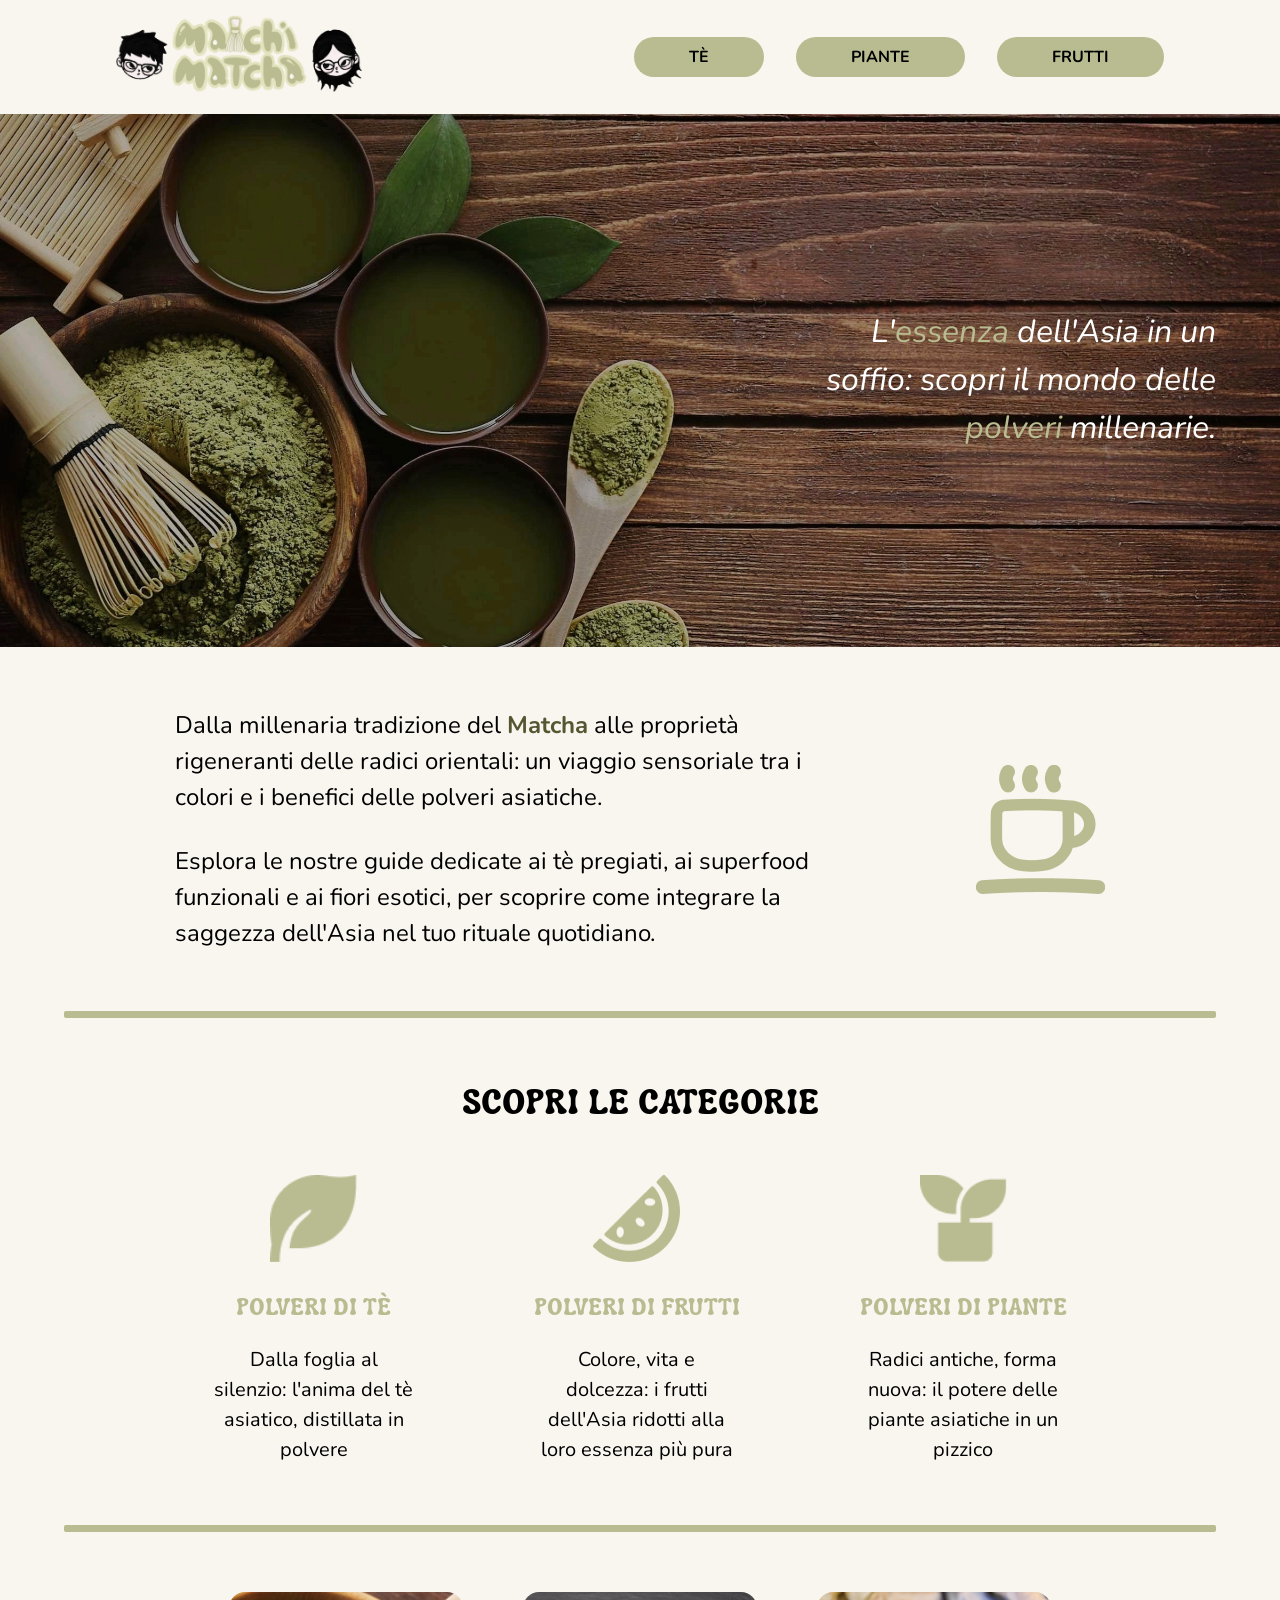
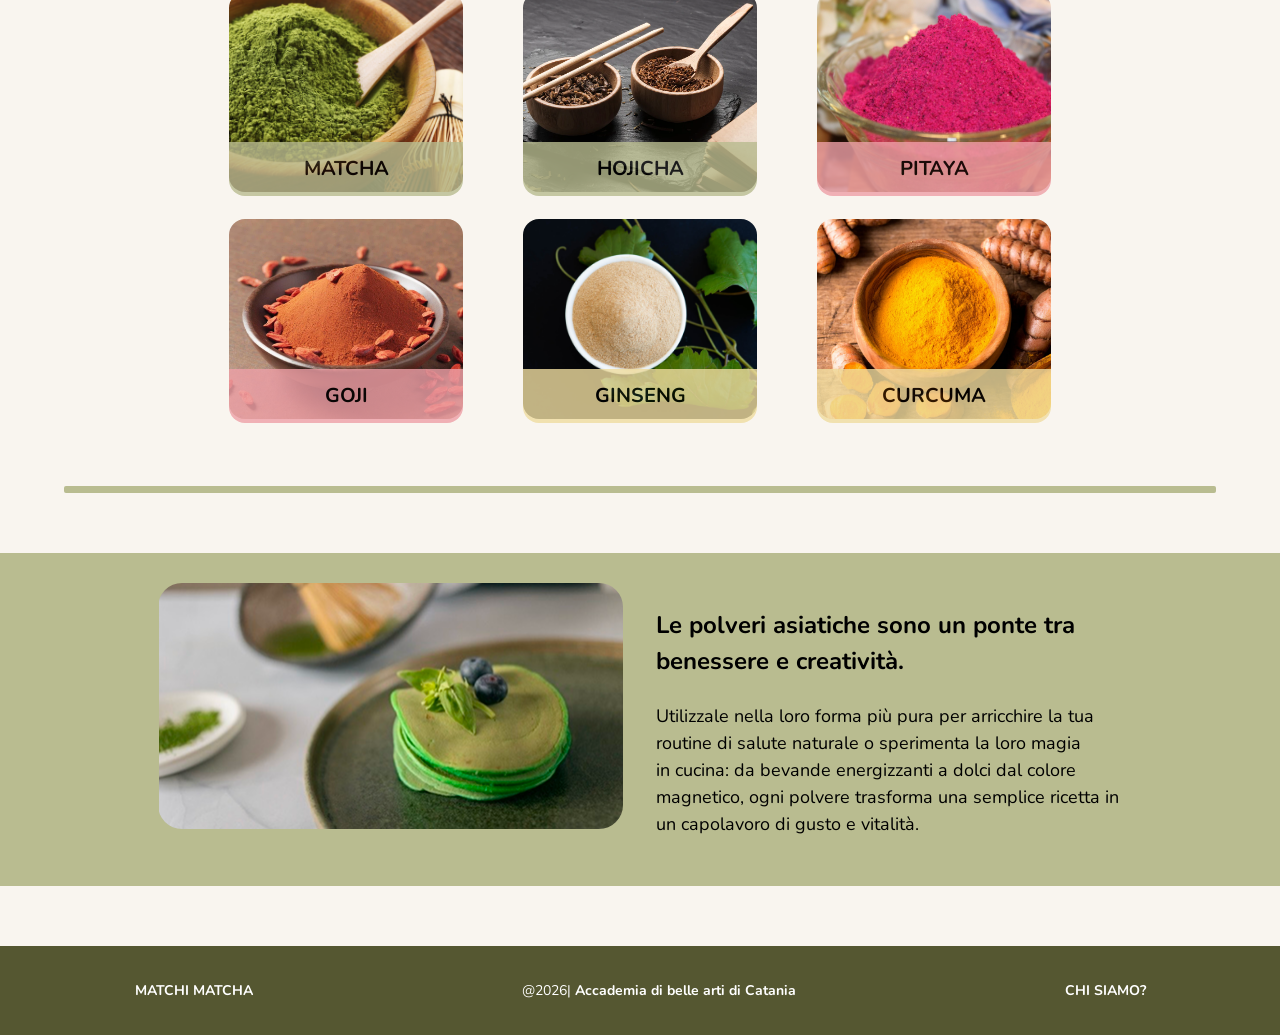
<file: index.html>
<!DOCTYPE html>
<html lang="it">
<head>
    <meta charset="UTF-8">
    <meta name="viewport" content="width=device-width, initial-scale=1.0">
    <title>Matchi Matcha</title>
    <link rel="stylesheet" href="css/style.css">
    <link rel="preconnect" href="https://fonts.googleapis.com">
<link rel="preconnect" href="https://fonts.gstatic.com" crossorigin>
<link href="https://fonts.googleapis.com/css2?family=Nunito:ital,wght@0,200..1000;1,200..1000&display=swap" rel="stylesheet">
</head>
<body>
    <header>
    <a href="index.html"><img src="img/logo.PNG" alt=""></a>
    <div class="hamburger" onclick="this.classList.toggle('aperto'); document.getElementById('menu-mobile').classList.toggle('aperto')">
        <span></span>
        <span></span>
        <span></span>
    </div>
    <nav>
        <ul>
            <li><a href="tea.html">TÈ</a></li>
            <li><a href="plant.html">PIANTE</a></li>
            <li><a href="fruit.html">FRUTTI</a></li>
        </ul>
    </nav>
    <nav id="menu-mobile">
        <ul>
            <li><a href="tea.html">TÈ</a></li>
            <li><a href="plant.html">PIANTE</a></li>
            <li><a href="fruit.html">FRUTTI</a></li>
        </ul>
    </nav>
</header>

    
    <section class="hero">
        <img src="img/copertina.jpg" alt="">
        <div class="hero_text">
            <p>L'<span style="color: #b9bc90;">essenza</span> dell'Asia in un soffio: scopri il mondo delle <span style="color: #b9bc90;">polveri</span> millenarie.</p>
        </div>
    </section>

    <section class="descrizione">
        <div class="descrizione_gruppo">
            <div class="descrizione_testo">
                <p>Dalla millenaria tradizione del <span style="color: #555731; font-weight: bold;" fon>Matcha</span> alle proprietà rigeneranti delle radici orientali: un viaggio sensoriale tra i colori e i benefici delle polveri asiatiche.</p>
                <p>Esplora le nostre guide dedicate ai tè pregiati, ai superfood funzionali e ai fiori esotici, per scoprire come integrare la saggezza dell'Asia nel tuo rituale quotidiano.</p>
            </div>
            <img src="img/icona.png" alt="">
        </div>
    </section>
    
    <hr class="separatore_verde">

    <section class="categorie">
        <div class="categorie_gruppo">
            <h1 style="font-family: luckybones;">Scopri le categorie</h1>
            <div class="categorie_polveri">
                <div>
                    <a href="tea.html"><img src="img/foglia.png" alt=""></a>
                    <h2 style="font-family: luckybones;">POLVERI DI TÈ</h2>
                    <p>Dalla foglia al silenzio: l'anima del tè asiatico, distillata in polvere</p>
                </div>
                 <div>
                    <a href="fruit.html"><img src="img/melone.png" alt=""></a>
                    <h2 style="font-family: luckybones;">POLVERI DI FRUTTI</h2>
                    <p>Colore, vita e dolcezza: i frutti dell'Asia ridotti alla loro essenza più pura</p>
                </div>
                 <div>
                    <a href="plant.html"><img src="img/pianta.png" alt=""></a>
                    <h2 style="font-family: luckybones;">POLVERI DI PIANTE</h2>
                    <p>Radici antiche, forma nuova: il potere delle piante asiatiche in un pizzico</p>
                </div>
            </div>
        </div>
    </section>

    <hr class="separatore_verde">

    <section class="polveri">
        <div class="polveri_griglia">
            <a href="matcha.html"><div>
                <img src="img/matcha_2.png" alt="">
                <p style="background-color: #b9bc90; font-weight: bold;">MATCHA</p>
            </div></a>
            <a  href="hojicha.html"><div>
                <img src="img/hojicha_2.png" alt="">
                <p style="background-color: #b9bc90; font-weight: bold;">HOJICHA</p>
            </div></a>
            <a href="pitaya.html"><div>
                <img src="img/pitaya_2.png" alt="">
                <p style="background-color: #EEA0A7; font-weight: bold;">PITAYA</p>
            </div></a>
            <a href="goji.html"><div>
                <img src="img/goji_2.png" alt="">
                <p style="background-color: #EEA0A7; font-weight: bold;" >GOJI</p>
            </div></a>
            <a href="ginseng.html"><div>
                <img src="img/ginseng_2.png" alt="">
                <p style="background-color: #F0DDA0; font-weight: bold;">GINSENG</p>
            </div></a>
            <a href="curcuma.html"><div>
                <img src="img/curcuma_2.png" alt="">
                <p style="background-color: #F0DDA0; font-weight: bold;">CURCUMA</p>
            </div></a>
        </div>
    </section>

    <hr class="separatore_verde">

    <section class="ricetta">
        <div class="ricetta_contenuto">
            <img src="img/ricetta.png" alt="">
            <div>
                <h3>Le polveri asiatiche sono un ponte tra benessere e creatività. </h3>
                <p>Utilizzale nella loro forma più pura per arricchire la tua routine di salute naturale o sperimenta la loro magia in cucina: da bevande energizzanti a dolci dal colore magnetico, ogni polvere trasforma una semplice ricetta in un capolavoro di gusto e vitalità.</p>
            </div>
        </div>
    </section>
    
     <footer style="background-color: #555731;">
        <p style="color: white;"> <a style="color: white;" href="index.html">MATCHI MATCHA </a></p>
        <p style="color: white;">@2026| <a style="color: white;"href="https://www.abacatania.it/">Accademia di belle arti di Catania</a></p>
        <p style="color: white;"><a style="color: white;" href="chi-siamo.html">CHI SIAMO?</a></p>
    </footer>
</body>
</html>
</file>
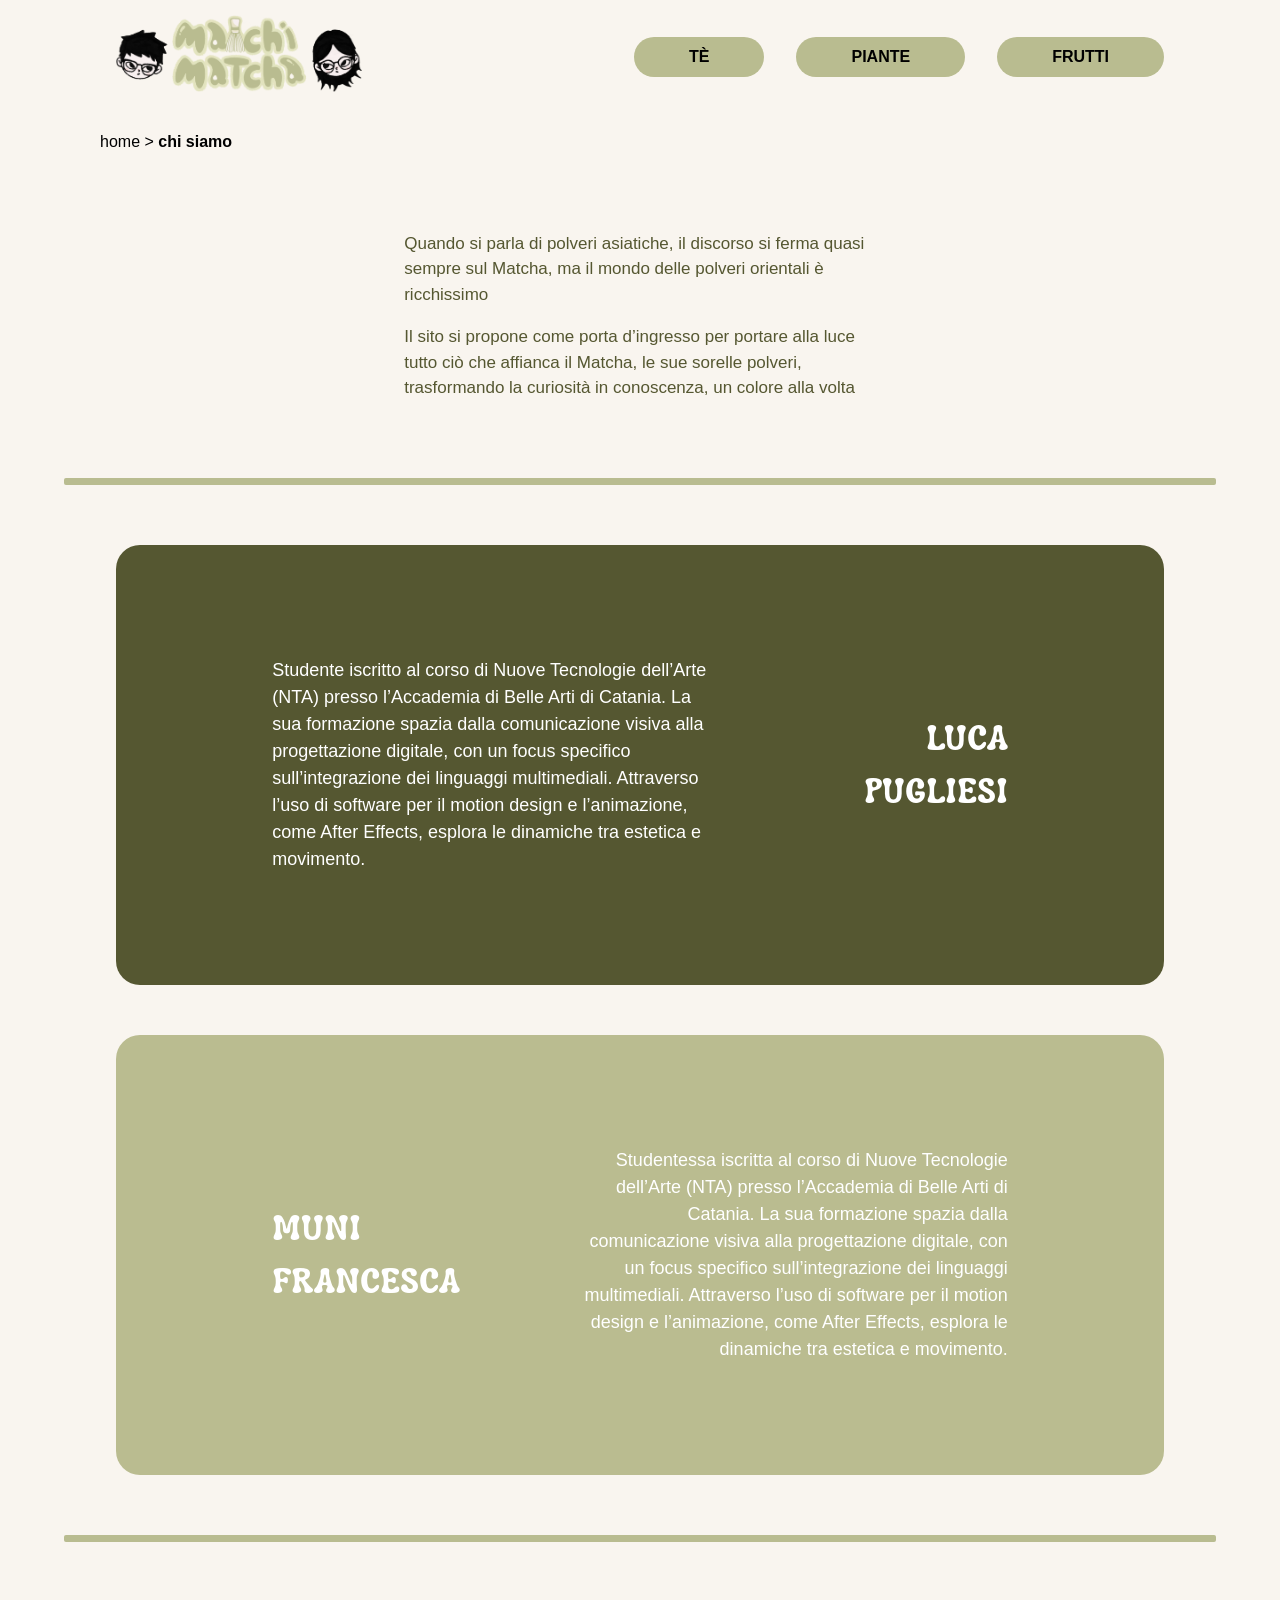
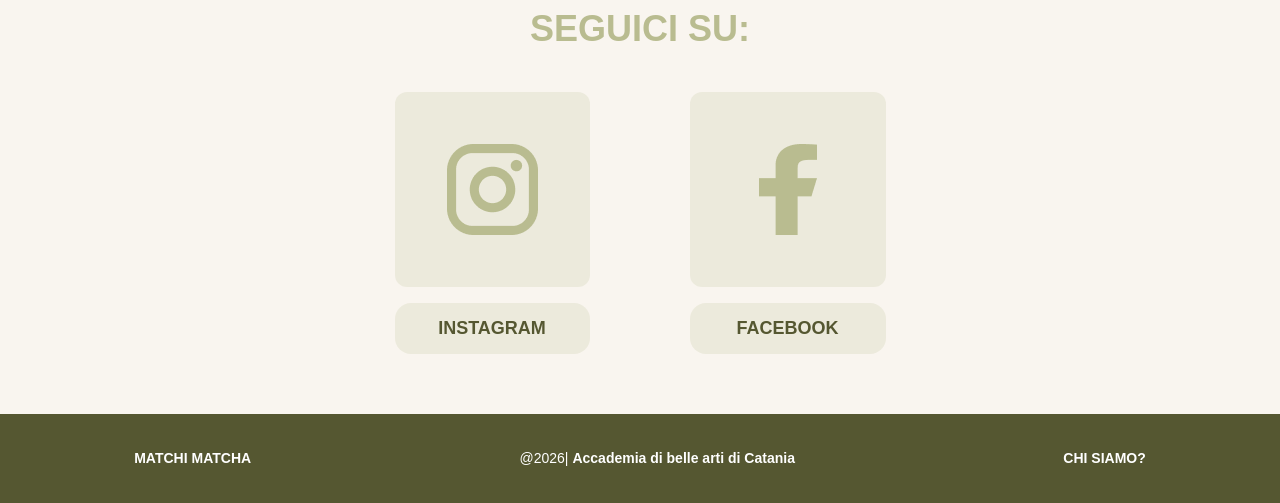
<file: chi-siamo.html>
<!DOCTYPE html>
<html lang="it">
<head>
    <meta charset="UTF-8">
    <meta name="viewport" content="width=device-width, initial-scale=1.0">
    <title>Chi siamo</title>
    <link rel="stylesheet" href="css/style.css">
</head>
<body>
    <header>
    <a href="index.html"><img src="img/logo.PNG" alt=""></a>
    <div class="hamburger" onclick="this.classList.toggle('aperto'); document.getElementById('menu-mobile').classList.toggle('aperto')">
        <span></span>
        <span></span>
        <span></span>
    </div>
    <nav>
        <ul>
            <li><a href="tea.html">TÈ</a></li>
            <li><a href="plant.html">PIANTE</a></li>
            <li><a href="fruit.html">FRUTTI</a></li>
        </ul>
    </nav>
    <nav id="menu-mobile">
        <ul>
            <li><a href="tea.html">TÈ</a></li>
            <li><a href="plant.html">PIANTE</a></li>
            <li><a href="fruit.html">FRUTTI</a></li>
        </ul>
    </nav>
</header>

<div class="pane">
    <a class="home" href="index.html">home >
    </a>
    <a  style="font-weight: bold;" class="chi siamo" href="chi-siamo.html"> chi siamo
    </a>
</div>

    <section class="testo_introduttivo">
        <div>
            <p style="color:#555731;" >Quando si parla di polveri asiatiche, il discorso si ferma quasi sempre sul Matcha, ma il mondo delle polveri orientali è ricchissimo</p>
            <p style="color:#555731;" >Il sito si propone come porta d’ingresso per portare alla luce tutto ciò che affianca il Matcha, le sue sorelle polveri, trasformando la curiosità in conoscenza, un colore alla volta</p>
        </div>
    </section>

    <hr class="separatore_verde">

    <section class="schede_contatti">
        <div class="luca">
            <p>Studente iscritto al corso di Nuove Tecnologie dell’Arte (NTA) presso l’Accademia di Belle Arti di Catania. La sua formazione spazia dalla comunicazione visiva alla progettazione digitale, con un focus specifico sull’integrazione dei linguaggi multimediali. Attraverso l’uso  di software per il motion design e l’animazione, come After Effects, esplora le dinamiche tra estetica e movimento.</p>
            <h2 style="font-family: luckybones;">LUCA PUGLIESI</h2>
        </div>
        <div class="francesca">
            <h2 style="font-family: luckybones;">MUNI FRANCESCA</h2>
            <p>Studentessa iscritta al corso di Nuove Tecnologie dell’Arte (NTA) presso l’Accademia di Belle Arti di Catania. La sua formazione spazia dalla comunicazione visiva alla progettazione digitale, con un focus specifico sull’integrazione dei linguaggi multimediali. Attraverso l’uso  di software per il motion design e l’animazione, come After Effects, esplora le dinamiche tra estetica e movimento.</p>
        </div>
    </section>

    <hr class="separatore_verde">

    <section class="social">
        <h3>SEGUICI SU:</h3>
        <div class="social_griglia">
             <div>
            <a href="https://www.instagram.com/abacatania/" class="instagram">
                <img src="img/instagram.png" alt="Instagram">
                <div class="testo">
                    <p>INSTAGRAM</p>
                </div>
                 </a>
          </div>
            <a href="https://www.facebook.com/abacatania/?locale=it_IT" class="facebook">
                <img src="img/facebook.png" alt="Facebook">
                <div class="testo">
                    <p>FACEBOOK</p>
                </div>
            </a>
        </div>
    </section>

    <footer style="background-color: #555731;">
        <p style="color: white;"> <a style="color: white;" href="index.html">MATCHI MATCHA </a></p>
        <p style="color: white;">@2026| <a style="color: white;"href="https://www.abacatania.it/">Accademia di belle arti di Catania</a></p>
        <p style="color: white;"><a style="color: white;" href="chi-siamo.html">CHI SIAMO?</a></p>
    </footer>
</body>
</html>
</file>
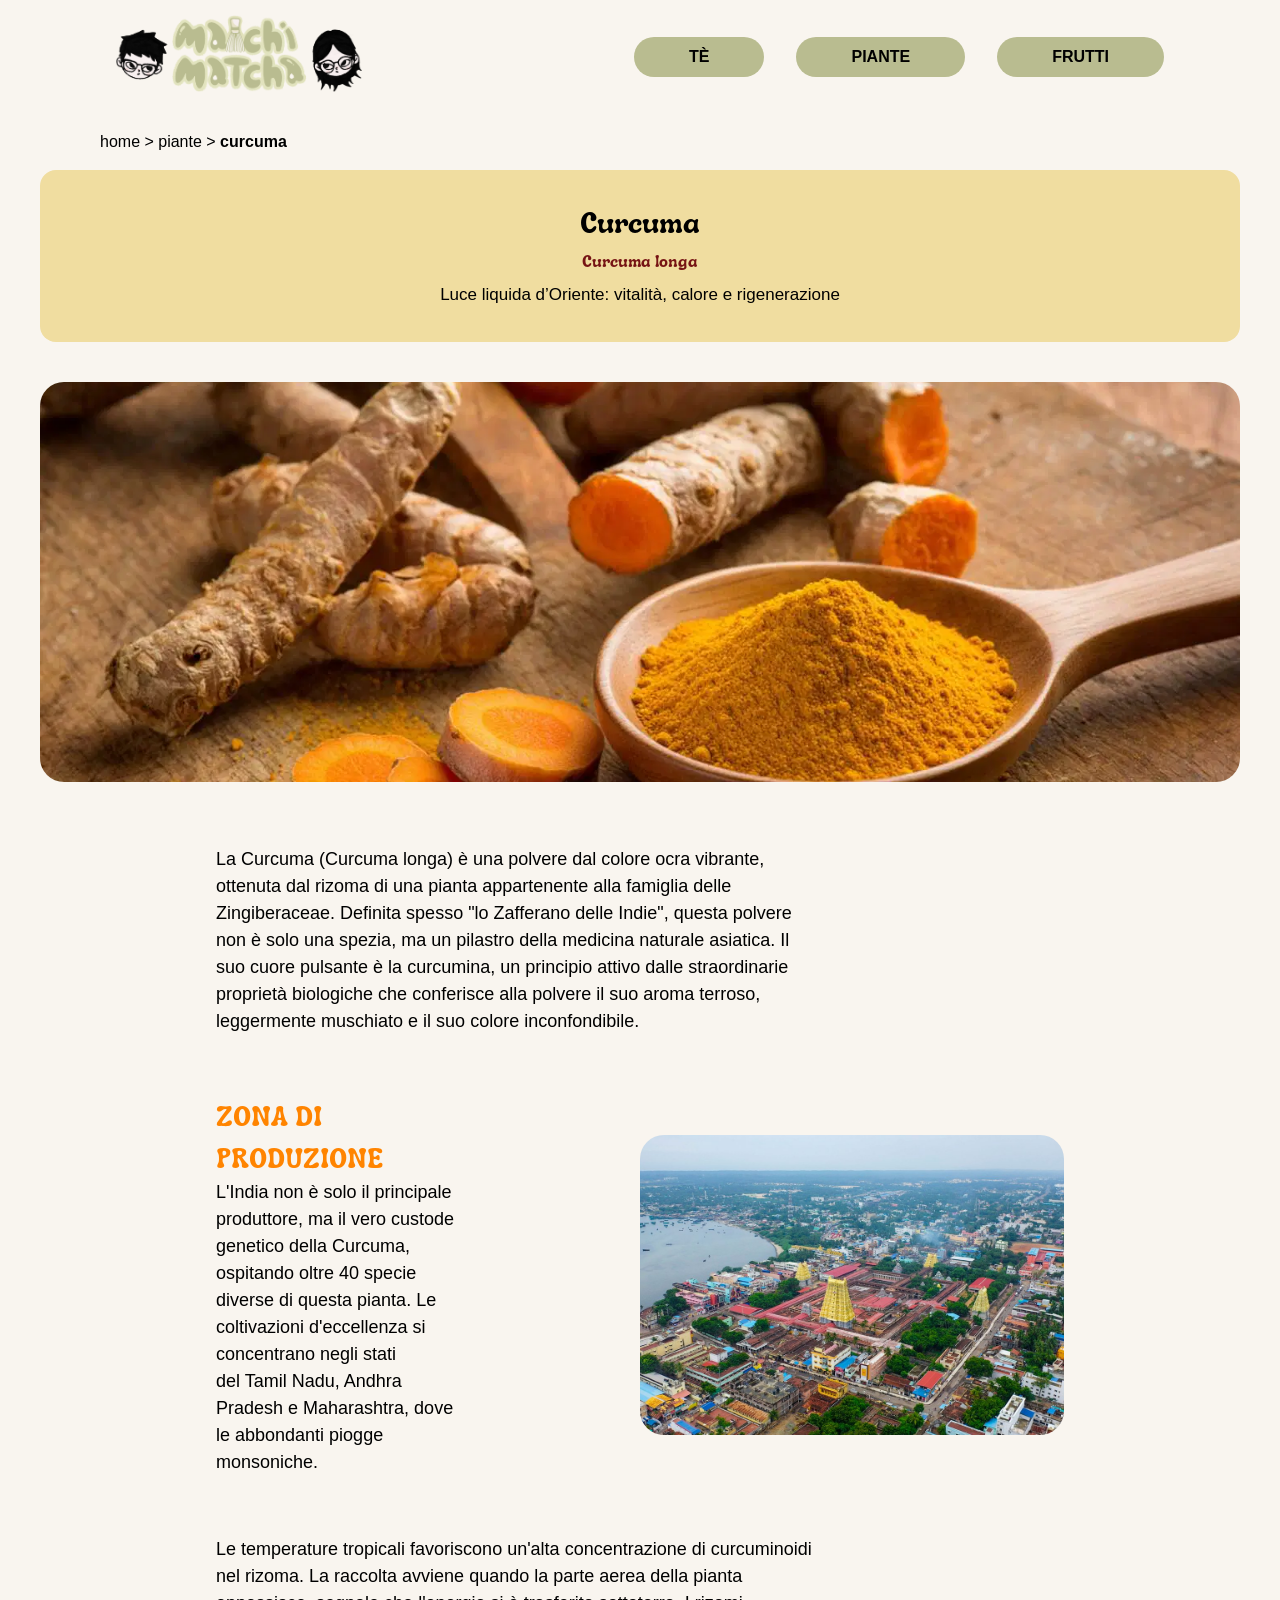
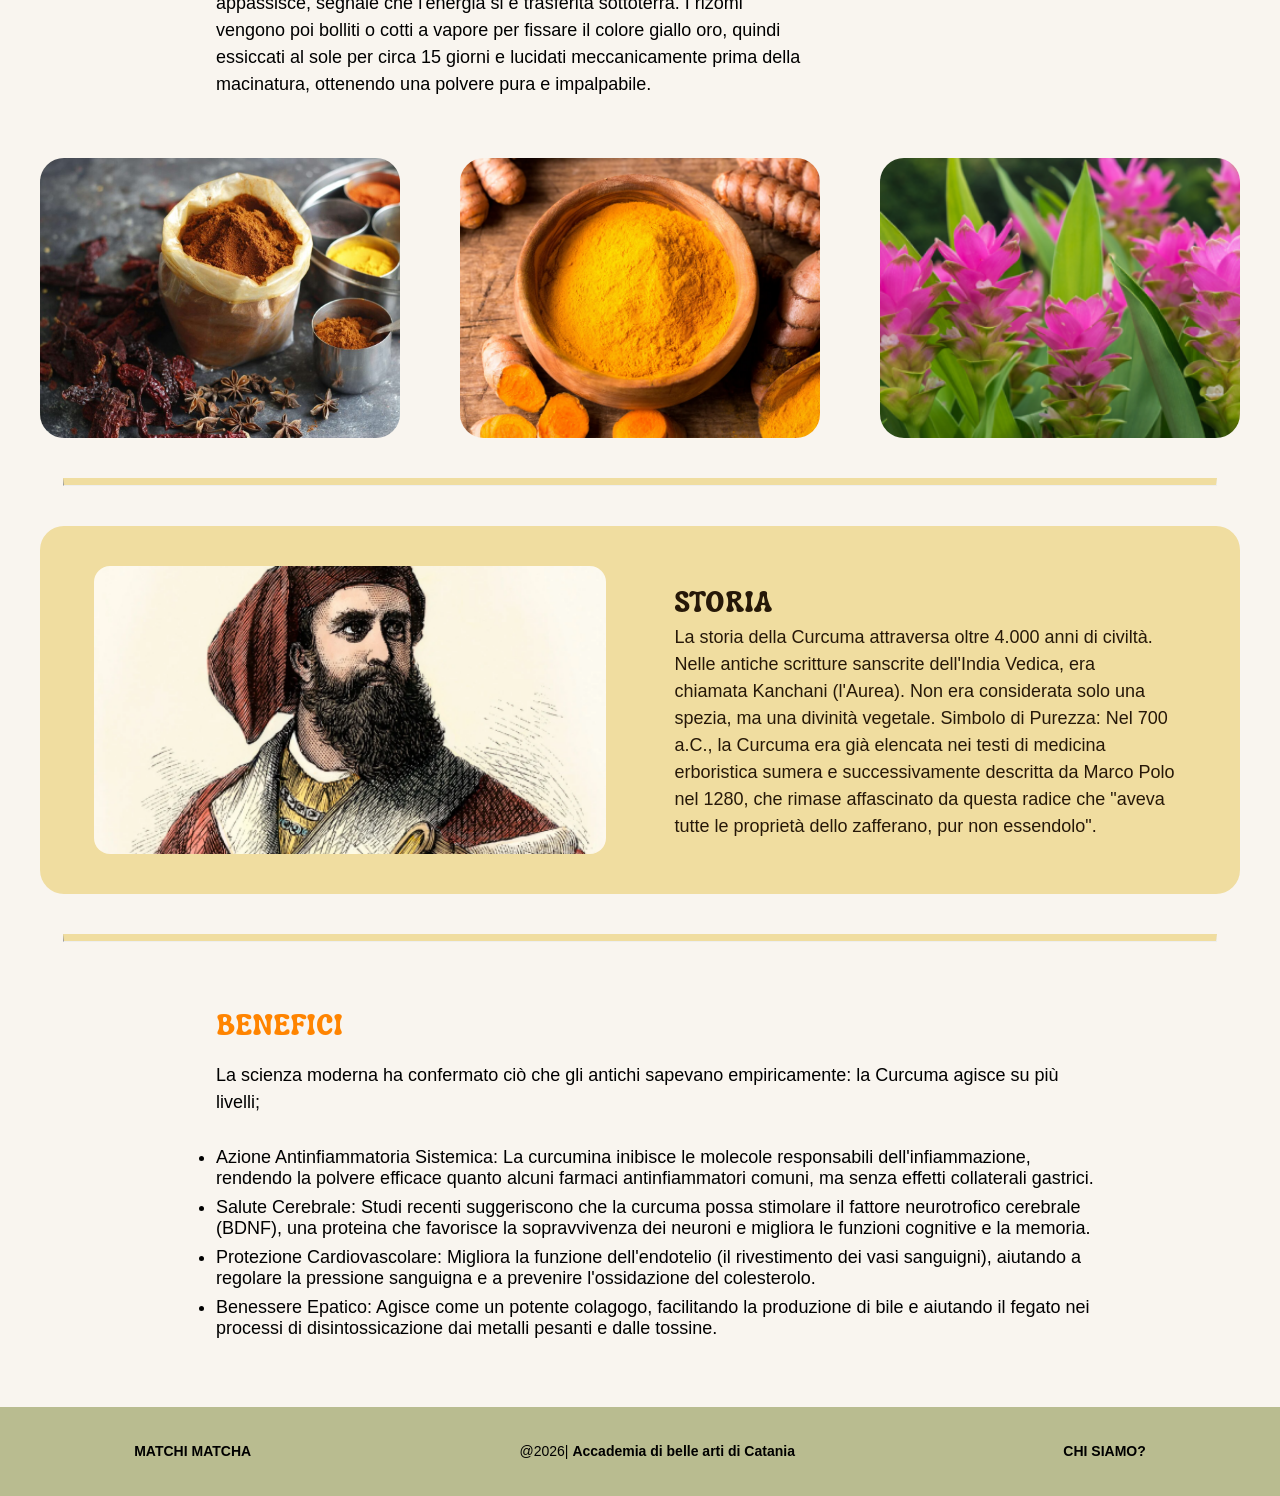
<file: curcuma.html>
<!DOCTYPE html>
<html lang="it">
<head>
    <meta charset="UTF-8">
    <meta name="viewport" content="width=device-width, initial-scale=1.0">
    <title>Curcuma</title>
    <link rel="stylesheet" href="css/style.css">
</head>
<body>
    <header>
    <a href="index.html"><img src="img/logo.PNG" alt=""></a>
    <div class="hamburger" onclick="this.classList.toggle('aperto'); document.getElementById('menu-mobile').classList.toggle('aperto')">
        <span></span>
        <span></span>
        <span></span>
    </div>
    <nav>
        <ul>
            <li><a href="tea.html">TÈ</a></li>
            <li><a href="plant.html">PIANTE</a></li>
            <li><a href="fruit.html">FRUTTI</a></li>
        </ul>
    </nav>
    <nav id="menu-mobile">
        <ul>
            <li><a href="tea.html">TÈ</a></li>
            <li><a href="plant.html">PIANTE</a></li>
            <li><a href="fruit.html">FRUTTI</a></li>
        </ul>
    </nav>
</header>

<div class="pane">
    <a class="home" href="index.html">home
    </a>
    <a class="chi siamo" href="plant.html">> piante >
    </a>
    <a  style="font-weight: bold;" href="curcuma.html">curcuma

    </a>
</div>

    <section class="titolo_pagina">
        <div>
            <h2 style="font-family: luckybones;">Curcuma</h2>
            <p style="font-family: luckybones;">Curcuma longa</p>
            <p style="color: black;">Luce liquida d’Oriente: vitalità, calore e rigenerazione</p>
        </div>
    </section>


    <section class="immagine_dettaglio">
        <img src="img/curcuma.png" alt="">
    </section>

    <section class="descrizione_polvere">
        <p>La Curcuma (Curcuma longa) è una polvere dal colore ocra vibrante, ottenuta dal rizoma di una pianta appartenente alla famiglia delle Zingiberaceae. Definita spesso "lo Zafferano delle Indie", questa polvere non è solo una spezia, ma un pilastro della medicina naturale asiatica. Il suo cuore pulsante è la curcumina, un principio attivo dalle straordinarie proprietà biologiche che conferisce alla polvere il suo aroma terroso, leggermente muschiato e il suo colore inconfondibile.</p>
        <div class="descrizione_centrale">
            <div>
                <h3 style="color: #FF8400; font-family: luckybones;"">ZONA DI PRODUZIONE</h3>
                <p>L'India non è solo il principale produttore, ma il vero custode genetico della Curcuma, ospitando oltre 40 specie diverse di questa pianta. Le coltivazioni d'eccellenza si concentrano negli stati del Tamil Nadu, Andhra Pradesh e Maharashtra, dove le abbondanti piogge monsoniche.</p>
            </div>
            <img src="img/india.png" alt="">
        </div>
        <p>Le temperature tropicali favoriscono un'alta concentrazione di curcuminoidi nel rizoma. La raccolta avviene quando la parte aerea della pianta appassisce, segnale che l'energia si è trasferita sottoterra. I rizomi vengono poi bolliti o cotti a vapore per fissare il colore giallo oro, quindi essiccati al sole per circa 15 giorni e lucidati meccanicamente prima della macinatura, ottenendo una polvere pura e impalpabile.</p>
    </section>

    <section class="immagini_polveri">
        <img src="img/curcuma_1.png" alt="">
        <img src="img/curcuma_2.png" alt="">
        <img src="img/curcuma_3.png" alt="">
    </section>

    <hr class="separatore_plant">

    <section class="storia">
        <img src="img/storia_curcuma.png" alt="">
        <div class="storia_testo">
            <h3 style="color: #261808; font-family: luckybones;"">STORIA</h3>
            <p style="color: #261808;">La storia della Curcuma attraversa oltre 4.000 anni di civiltà. Nelle antiche scritture sanscrite dell'India Vedica, era chiamata Kanchani (l'Aurea). Non era considerata solo una spezia, ma una divinità vegetale.
Simbolo di Purezza: Nel 700 a.C., la Curcuma era già elencata nei testi di medicina erboristica sumera e successivamente descritta da Marco Polo nel 1280, che rimase affascinato da questa radice che "aveva tutte le proprietà dello zafferano, pur non essendolo".</p>
        </div>
    </section>

    <hr class="separatore_plant">

    <section class="benefici">
        <h3 style="color: #FF8400; font-family: luckybones;"" >BENEFICI</h3>
        <p>La scienza moderna ha confermato ciò che gli antichi sapevano empiricamente: la Curcuma agisce su più livelli;</p>
        <ul>
            <li>Azione Antinfiammatoria Sistemica: La curcumina inibisce le molecole responsabili dell'infiammazione, rendendo la polvere efficace quanto alcuni farmaci antinfiammatori comuni, ma senza effetti collaterali gastrici.</li>
            <li>Salute Cerebrale: Studi recenti suggeriscono che la curcuma possa stimolare il fattore neurotrofico cerebrale (BDNF), una proteina che favorisce la sopravvivenza dei neuroni e migliora le funzioni cognitive e la memoria.</li>
            <li>Protezione Cardiovascolare: Migliora la funzione dell'endotelio (il rivestimento dei vasi sanguigni), aiutando a regolare la pressione sanguigna e a prevenire l'ossidazione del colesterolo.</li>
            <li>Benessere Epatico: Agisce come un potente colagogo, facilitando la produzione di bile e aiutando il fegato nei processi di disintossicazione dai metalli pesanti e dalle tossine.</li>
        </ul>
    </section>

    <footer>
        <p> <a href="index.html">MATCHI MATCHA </a></p>
        <p>@2026| <a href="https://www.abacatania.it/">Accademia di belle arti di Catania</a></p>
        <p ><a href="chi-siamo.html">CHI SIAMO?</a></p>
    </footer>
</body>
</html>
</file>
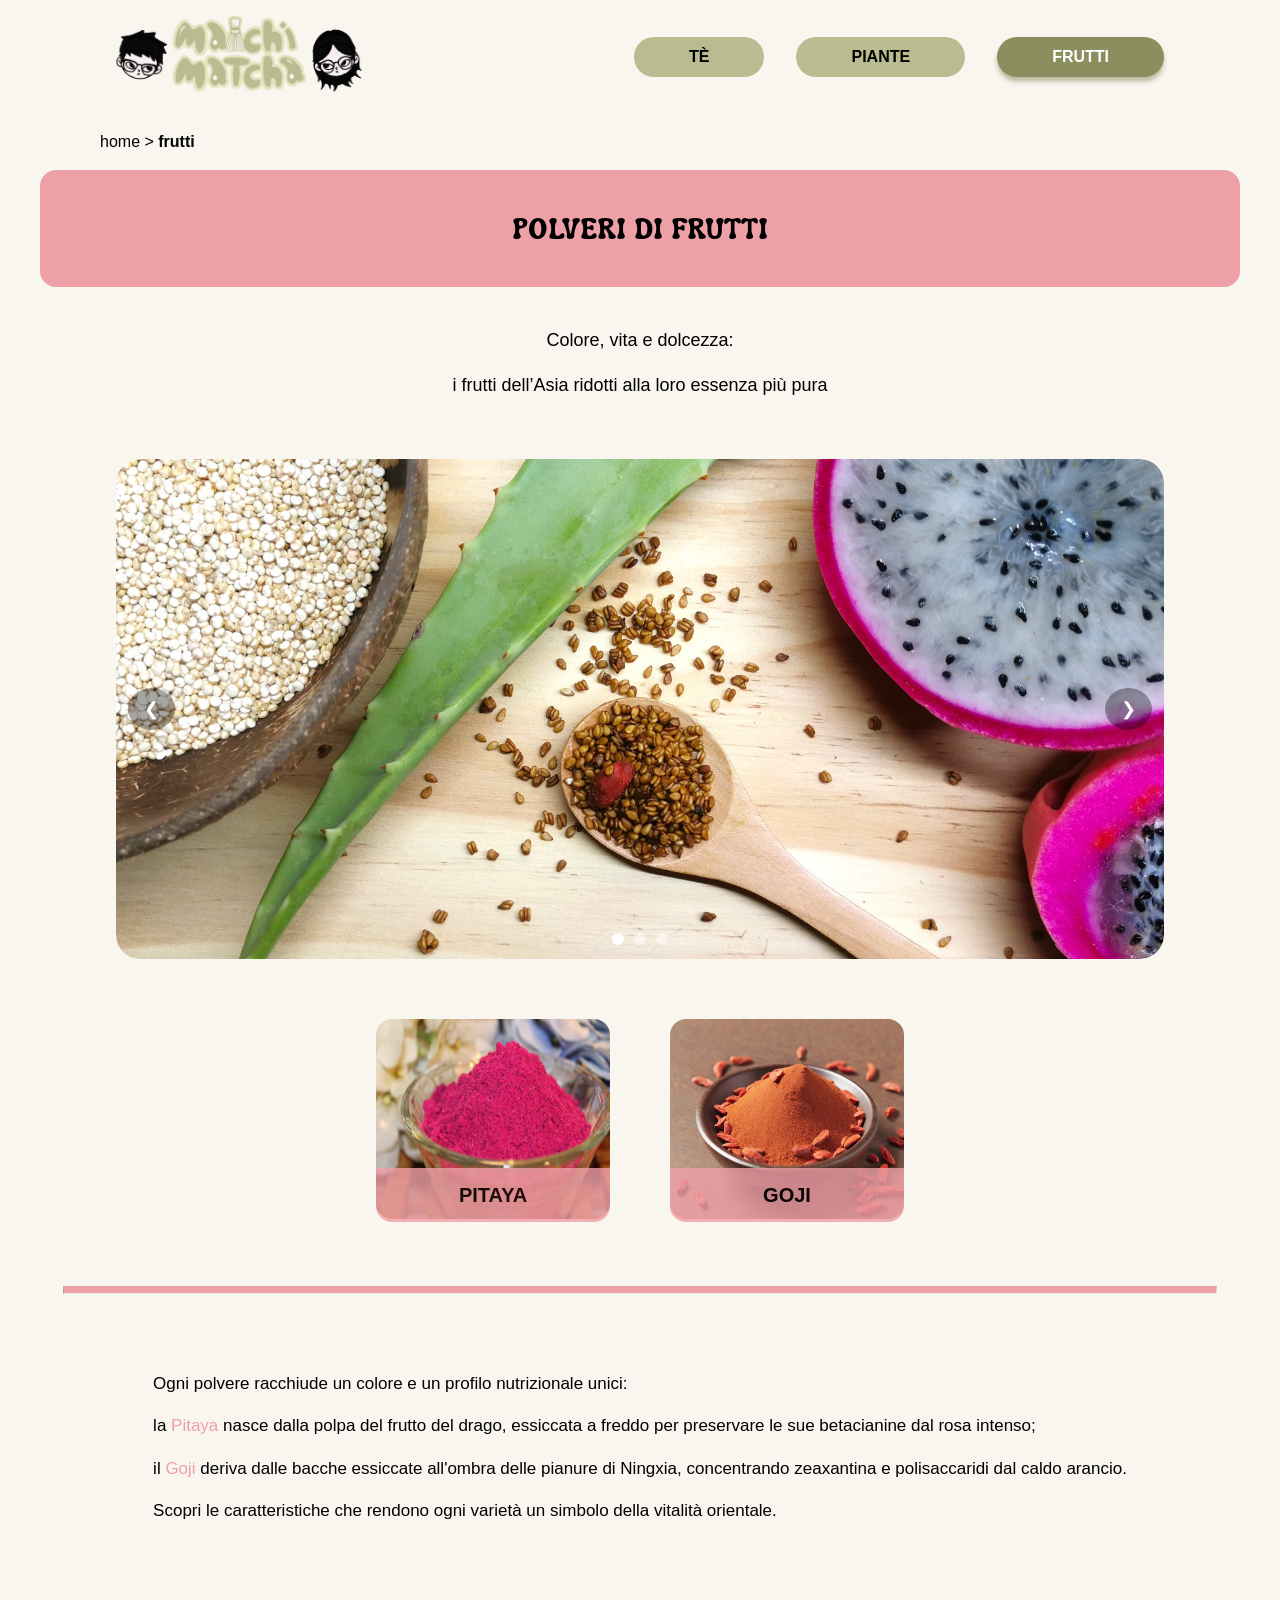
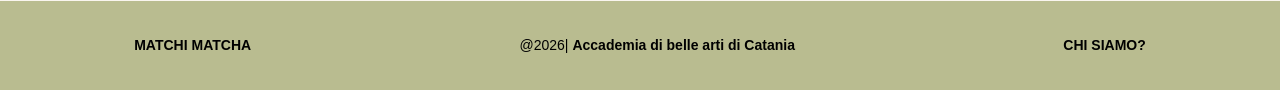
<file: fruit.html>
<!DOCTYPE html>
<html lang="it">
<head>
    <meta charset="UTF-8">
    <meta name="viewport" content="width=device-width, initial-scale=1.0">
    <title>Fruit</title>
    <link rel="stylesheet" href="css/style.css">
</head>
<body>
    <header>
    <a href="index.html"><img src="img/logo.PNG" alt=""></a>
    <div class="hamburger" onclick="this.classList.toggle('aperto'); document.getElementById('menu-mobile').classList.toggle('aperto')">
        <span></span>
        <span></span>
        <span></span>
    </div>
    <nav>
        <ul>
            <li><a href="tea.html">TÈ</a></li>
            <li><a href="plant.html">PIANTE</a></li>
            <li><a class="active" href="fruit.html">FRUTTI</a></li>
        </ul>
    </nav>
    <nav id="menu-mobile">
        <ul>
            <li><a href="tea.html">TÈ</a></li>
            <li><a href="plant.html">PIANTE</a></li>
            <li><a href="fruit.html">FRUTTI</a></li>
        </ul>
    </nav>
</header>
 <div>

<div class="pane">
   <a class="home" href="index.html">home >
    </a>
    <a   style="font-weight: bold;" class="frutti" href="fruit.html"> frutti
    </a>
     </div>

    <section class="titolo_pagina_fruit">
        <div>
            <h2 style="font-family: luckybones;">POLVERI DI FRUTTI</h2>
        </div>
    </section>
    <section class="sottotitolo">
        <p>Colore, vita e dolcezza:</p>
        <p>i frutti dell’Asia ridotti alla loro essenza più pura</p>
    </section>
    <section class="immagine">
        <div class="carosello">
            <input type="radio" name="slide" id="s1" checked>
            <input type="radio" name="slide" id="s2">
            <input type="radio" name="slide" id="s3">

            <div class="slides">
                <div class="slide"><img src="img/fruit.png" alt="Fruit"></div>
                <div class="slide"><img src="img/fruit_1.webp" alt="Tea"></div>
                <div class="slide"><img src="img/fruit_2.jpg" alt="Plant"></div>
            </div>

            <label class="freccia prev" for="s3">&#10094;</label>
            <label class="freccia prev" for="s1">&#10094;</label>
            <label class="freccia prev" for="s2">&#10094;</label>

            <label class="freccia next" for="s2">&#10095;</label>
            <label class="freccia next" for="s3">&#10095;</label>
            <label class="freccia next" for="s1">&#10095;</label>

            <div class="dots">
                <label for="s1"></label>
                <label for="s2"></label>
                <label for="s3"></label>
            </div>
        </div>
    </section>
   <section class="polveri_tea">
        <div class="polveri_griglia_tea">
            <a href="pitaya.html"><div>
                <img src="img/pitaya_2.png" alt="">
                <p style="background-color: #EEA0A7; font-weight: bold;">PITAYA</p>
            </div></a>
            <a href="goji.html"><div>
                <img src="img/goji_2.png" alt="">
                <p style="background-color: #EEA0A7; font-weight: bold;">GOJI</p>
            </div></a>
            </section>

    <hr class="separatore_fruit">
    <section class="descrizione_categoria_fruit">
        <div class="descrizione_normale_fruit">
            <p>Ogni polvere racchiude un colore e un profilo nutrizionale unici:</p>
            <p>la <span style="color: #EEA0A7;">Pitaya</span> nasce dalla polpa del frutto del drago, essiccata a freddo per preservare le sue betacianine dal rosa intenso;</p>
            <p>il <span style="color: #EEA0A7;">Goji</span> deriva dalle bacche essiccate all'ombra delle pianure di Ningxia, concentrando zeaxantina e polisaccaridi dal caldo arancio.</p>
             <p>Scopri le caratteristiche che rendono ogni varietà un simbolo della vitalità orientale.</p>
        </div>
    
    </section>
    <footer>
        <p> <a href="index.html">MATCHI MATCHA </a></p>
        <p>@2026| <a href="https://www.abacatania.it/">Accademia di belle arti di Catania</a></p>
        <p ><a href="chi-siamo.html">CHI SIAMO?</a></p>
    </footer>
</body>
</html>
</file>
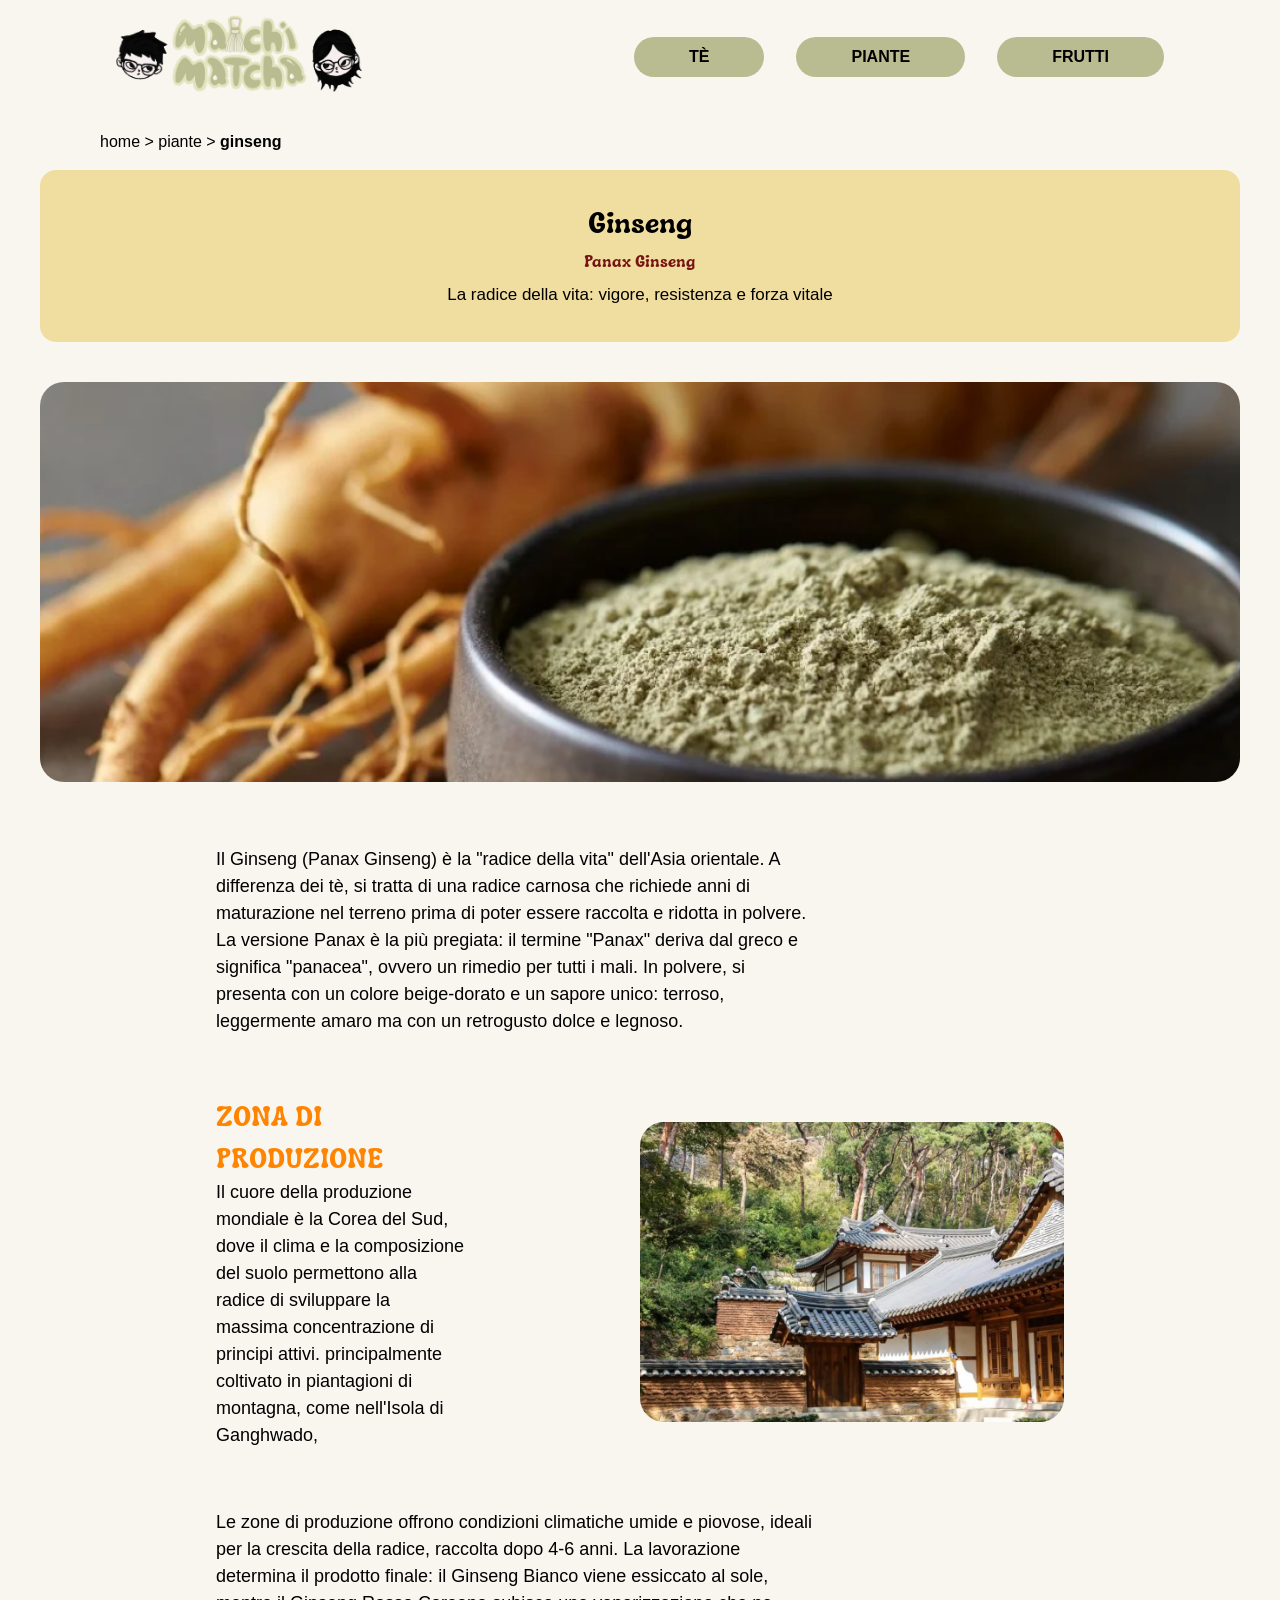
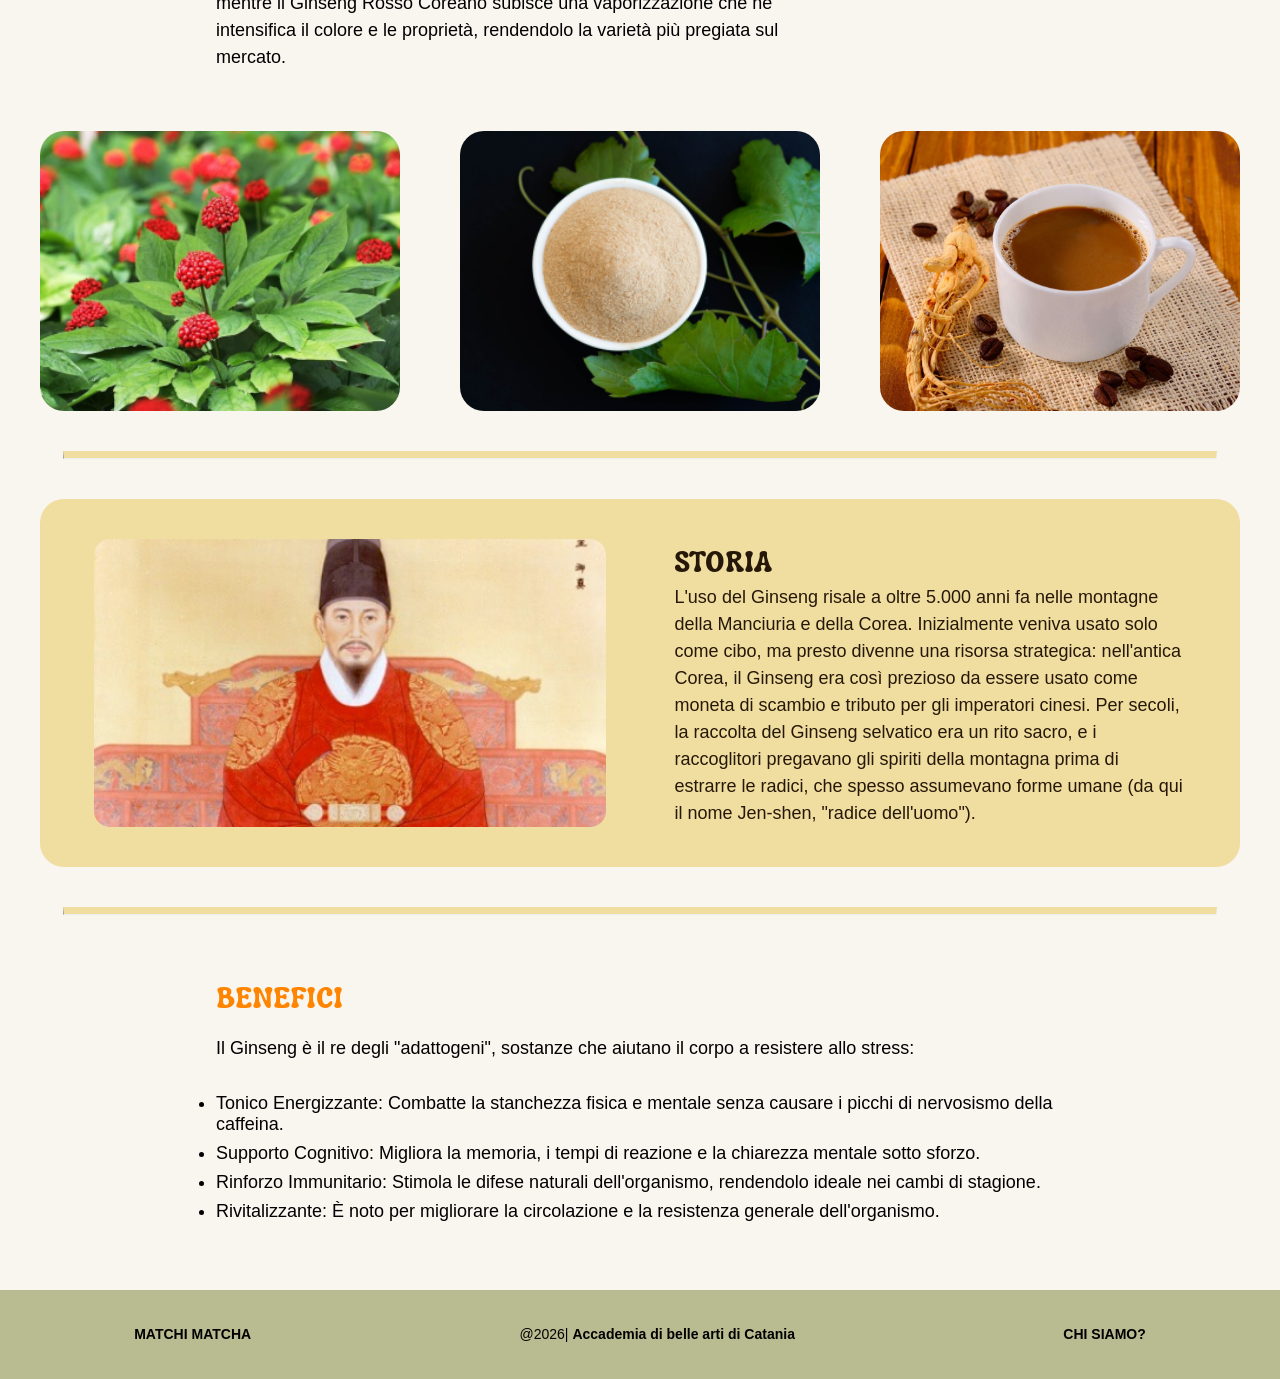
<file: ginseng.html>
<!DOCTYPE html>
<html lang="it">
<head>
    <meta charset="UTF-8">
    <meta name="viewport" content="width=device-width, initial-scale=1.0">
    <title>Ginseng</title>
    <link rel="stylesheet" href="css/style.css">
</head>
<body>
    <header>
    <a href="index.html"><img src="img/logo.PNG" alt=""></a>
    <div class="hamburger" onclick="this.classList.toggle('aperto'); document.getElementById('menu-mobile').classList.toggle('aperto')">
        <span></span>
        <span></span>
        <span></span>
    </div>
    <nav>
        <ul>
            <li><a href="tea.html">TÈ</a></li>
            <li><a href="plant.html">PIANTE</a></li>
            <li><a href="fruit.html">FRUTTI</a></li>
        </ul>
    </nav>
    <nav id="menu-mobile">
        <ul>
            <li><a href="tea.html">TÈ</a></li>
            <li><a href="plant.html">PIANTE</a></li>
            <li><a href="fruit.html">FRUTTI</a></li>
        </ul>
    </nav>
</header>

<div class="pane">
    <a class="home" href="index.html">home
    </a>
    <a class="chi siamo" href="plant.html">> piante >
    </a>
    <a  style="font-weight: bold;" href="ginseng.html"> ginseng

    </a>
</div>

    <section class="titolo_pagina">
        <div>
            <h2 style="font-family: luckybones;">Ginseng</h2>
            <p style="font-family: luckybones;">Panax Ginseng</p>
             <p style="color: black;">La radice della vita: vigore, resistenza e forza vitale</p>
        </div>
    </section>

 

    <section class="immagine_dettaglio">
        <img src="img/ginseng.png" alt="">
    </section>

    <section class="descrizione_polvere">
        <p>Il Ginseng (Panax Ginseng) è la "radice della vita" dell'Asia orientale. A differenza dei tè, si tratta di una radice carnosa che richiede anni di maturazione nel terreno prima di poter essere raccolta e ridotta in polvere. La versione Panax è la più pregiata: il termine "Panax" deriva dal greco e significa "panacea", ovvero un rimedio per tutti i mali. In polvere, si presenta con un colore beige-dorato e un sapore unico: terroso, leggermente amaro ma con un retrogusto dolce e legnoso.</p>
        <div class="descrizione_centrale">
            <div>
                <h3 style="color: #FF8400; font-family: luckybones;">ZONA DI PRODUZIONE</h3>
                <p>Il cuore della produzione mondiale è la Corea del Sud, dove il clima e la composizione del suolo permettono alla radice di sviluppare la massima concentrazione di principi attivi. principalmente coltivato in piantagioni di montagna, come nell'Isola di Ganghwado,</p>
            </div>
            <img src="img/corea.png" alt="">
        </div>
        <p>Le zone di produzione offrono condizioni climatiche umide e piovose, ideali per la crescita della radice, raccolta dopo 4-6 anni. La lavorazione determina il prodotto finale: il Ginseng Bianco viene essiccato al sole, mentre il Ginseng Rosso Coreano subisce una vaporizzazione che ne intensifica il colore e le proprietà, rendendolo la varietà più pregiata sul mercato.</p>
    </section>

    <section class="immagini_polveri">
        <img src="img/ginseng_1.png" alt="">
        <img src="img/ginseng_2.png" alt="">
        <img src="img/ginseng_3.png" alt="">
    </section>

    <hr class="separatore_plant">

    <section class="storia">
        <img src="img/storia_ginseng.png" alt="">
        <div class="storia_testo">
            <h3 style="color: #261808; font-family: luckybones;">STORIA</h3>
            <p style="color: #261808;">L'uso del Ginseng risale a oltre 5.000 anni fa nelle montagne della Manciuria e della Corea. Inizialmente veniva usato solo come cibo, ma presto divenne una risorsa strategica: nell'antica Corea, il Ginseng era così prezioso da essere usato come moneta di scambio e tributo per gli imperatori cinesi. Per secoli, la raccolta del Ginseng selvatico era un rito sacro, e i raccoglitori pregavano gli spiriti della montagna prima di estrarre le radici, che spesso assumevano forme umane (da qui il nome Jen-shen, "radice dell'uomo").</p>
        </div>
    </section>

    <hr class="separatore_plant">

    <section class="benefici">
        <h3 style="color: #FF8400; font-family: luckybones;">BENEFICI</h3>
        <p>Il Ginseng è il re degli "adattogeni", sostanze che aiutano il corpo a resistere allo stress:</p>
        <ul>
            <li>Tonico Energizzante: Combatte la stanchezza fisica e mentale senza causare i picchi di nervosismo della caffeina.</li>
            <li>Supporto Cognitivo: Migliora la memoria, i tempi di reazione e la chiarezza mentale sotto sforzo.</li>
            <li>Rinforzo Immunitario: Stimola le difese naturali dell'organismo, rendendolo ideale nei cambi di stagione.</li>
            <li>Rivitalizzante: È noto per migliorare la circolazione e la resistenza generale dell'organismo. </li>
        </ul>
    </section>

     <footer>
        <p> <a href="index.html">MATCHI MATCHA </a></p>
        <p>@2026| <a href="https://www.abacatania.it/">Accademia di belle arti di Catania</a></p>
        <p ><a href="chi-siamo.html">CHI SIAMO?</a></p>
    </footer>
</body>
</html>
</file>
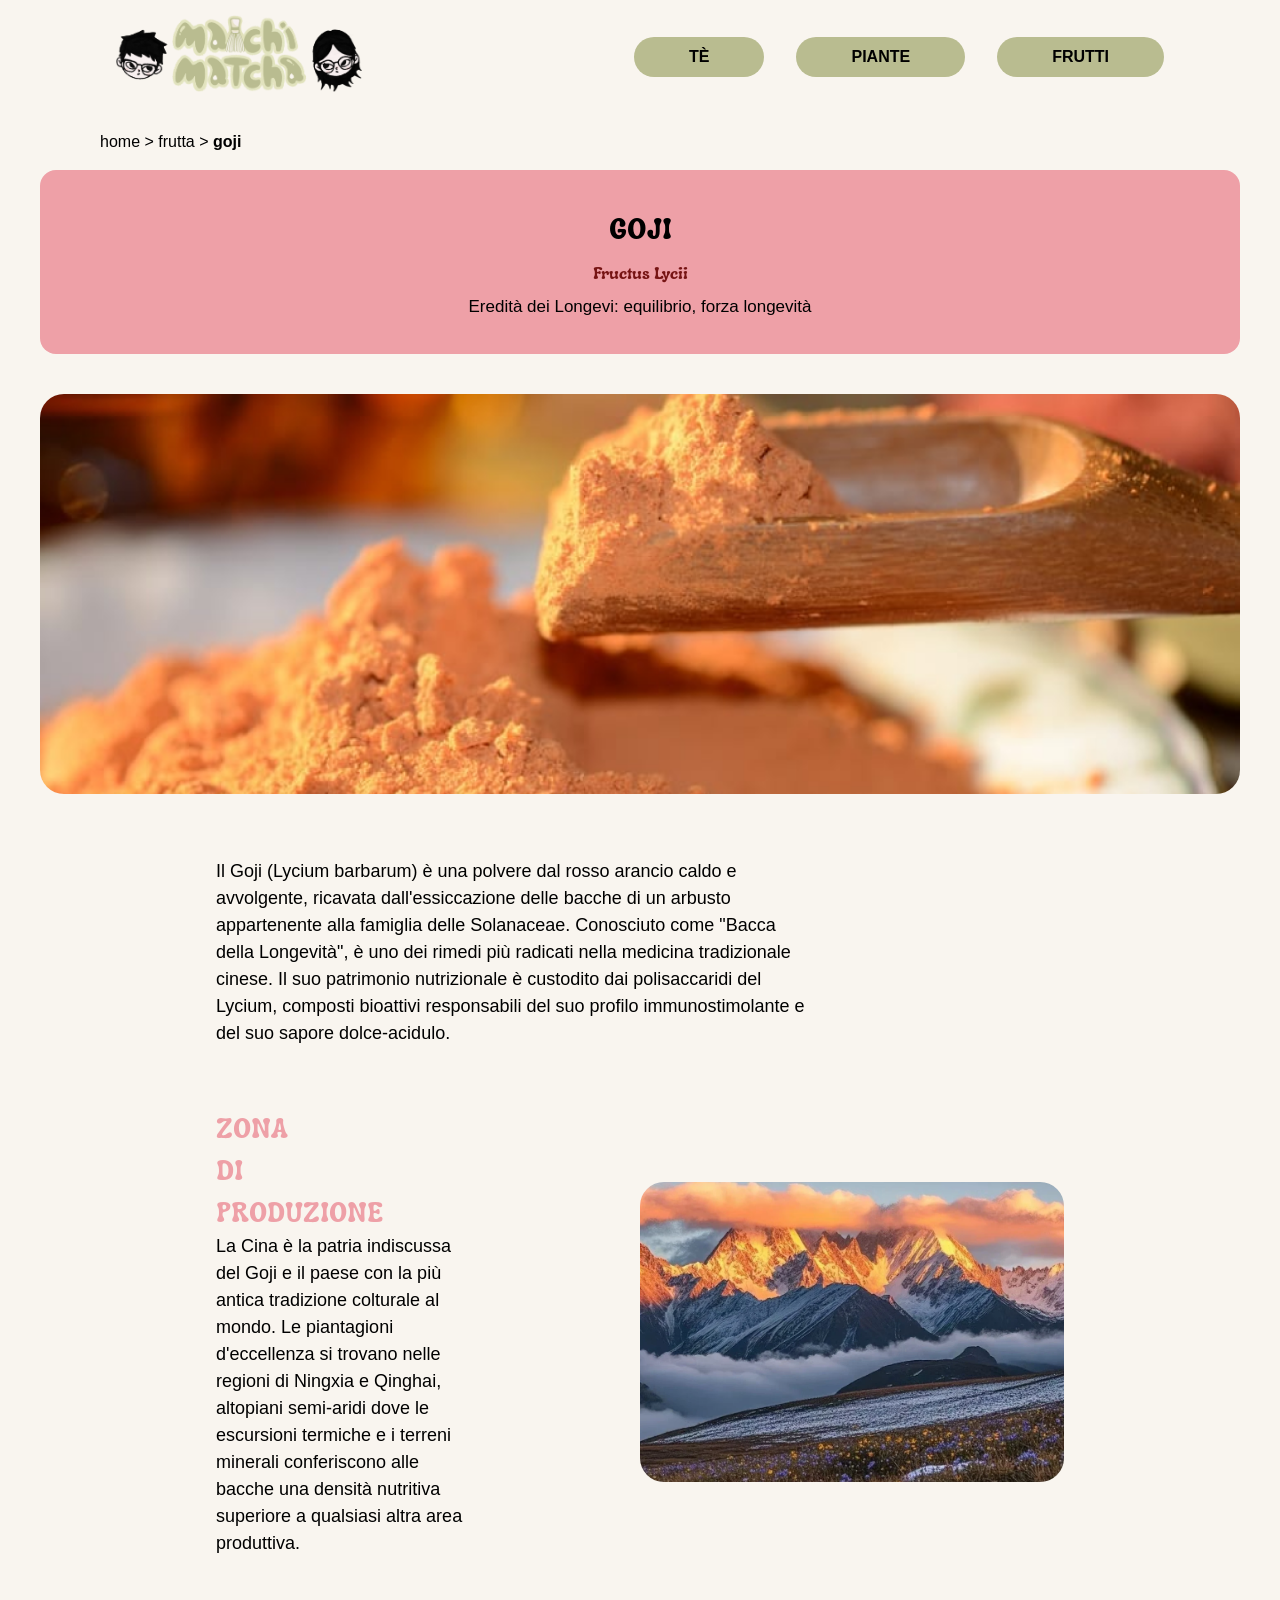
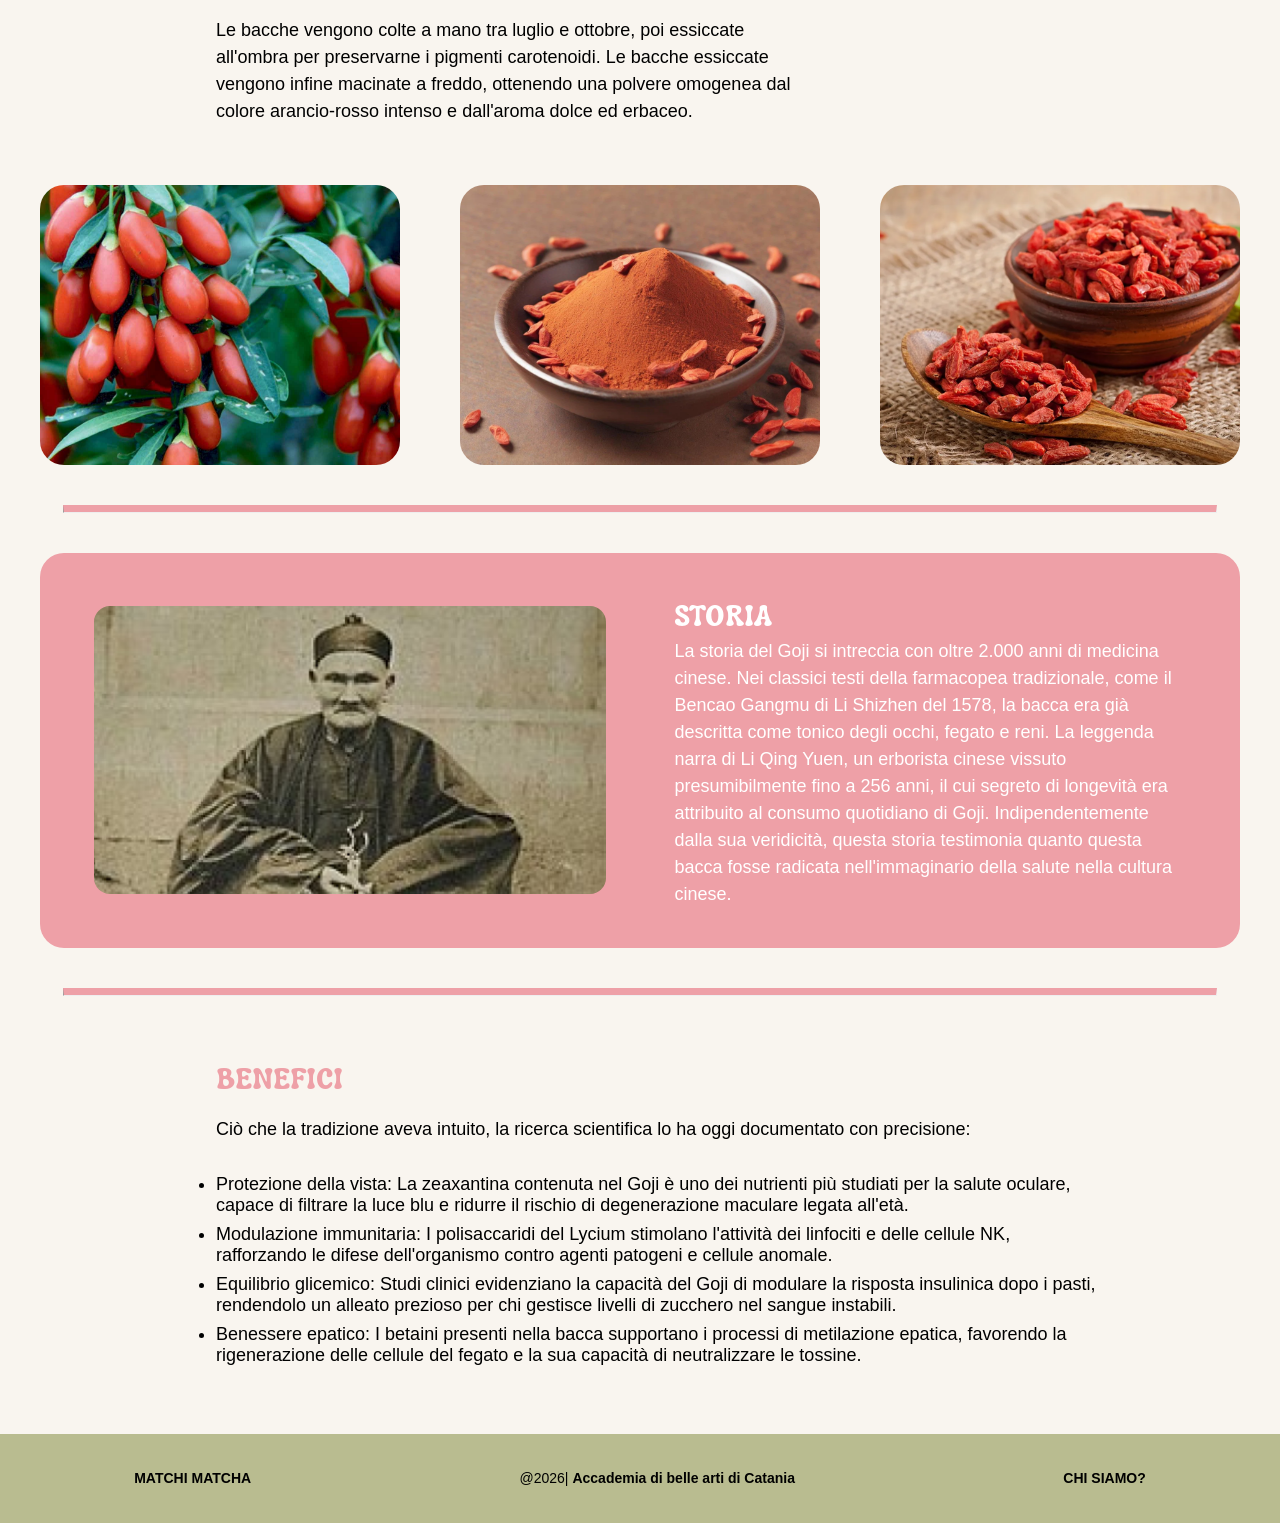
<file: goji.html>
<!DOCTYPE html>
<html lang="it">
<head>
    <meta charset="UTF-8">
    <meta name="viewport" content="width=device-width, initial-scale=1.0">
    <title>Goji</title>
    <link rel="stylesheet" href="css/style.css">
</head>
<body>
    <header>
    <a href="index.html"><img src="img/logo.PNG" alt=""></a>
    <div class="hamburger" onclick="this.classList.toggle('aperto'); document.getElementById('menu-mobile').classList.toggle('aperto')">
        <span></span>
        <span></span>
        <span></span>
    </div>
    <nav>
        <ul>
            <li><a href="tea.html">TÈ</a></li>
            <li><a href="plant.html">PIANTE</a></li>
            <li><a href="fruit.html">FRUTTI</a></li>
        </ul>
    </nav>
    <nav id="menu-mobile">
        <ul>
            <li><a href="tea.html">TÈ</a></li>
            <li><a href="plant.html">PIANTE</a></li>
            <li><a href="fruit.html">FRUTTI</a></li>
        </ul>
    </nav>
</header>

<div class="pane">
    <a class="home" href="index.html">home
    </a>
    <a class="" href="fruit.html">> frutta >
    </a>
    <a  style="font-weight: bold;" href="goji.html"> goji

    </a>
</div>

    <section class="titolo_pagina_fruit">
        <div>
            <h2 style="font-family: luckybones;">GOJI</h2>
            <p style="font-family: luckybones;">Fructus Lycii</p>
             <p style="color: black;">Eredità dei Longevi: equilibrio, forza longevità</p>
        </div>
    </section>

    <section class="immagine_dettaglio">
        <img src="img/goji.png" alt="">
    </section>

    <section class="descrizione_polvere">
        <p>Il Goji (Lycium barbarum) è una polvere dal rosso arancio caldo e avvolgente, ricavata dall'essiccazione delle bacche di un arbusto appartenente alla famiglia delle Solanaceae. Conosciuto come "Bacca della Longevità", è uno dei rimedi più radicati nella medicina tradizionale cinese. Il suo patrimonio nutrizionale è custodito dai polisaccaridi del Lycium, composti bioattivi responsabili del suo profilo immunostimolante e del suo sapore dolce-acidulo.</p>
        <div class="descrizione_centrale_fruit">
            <div>
                <h3 style="font-family: luckybones;">ZONA DI PRODUZIONE</h3>
                <p>La Cina è la patria indiscussa del Goji e il paese con la più antica tradizione colturale al mondo. Le piantagioni d'eccellenza si trovano nelle regioni di Ningxia e Qinghai, altopiani semi-aridi dove le escursioni termiche e i terreni minerali conferiscono alle bacche una densità nutritiva superiore a qualsiasi altra area produttiva.</p>
            </div>
            <img src="img/cina.png" alt="">
        </div>
        <p>Le bacche vengono colte a mano tra luglio e ottobre, poi essiccate all'ombra per preservarne i pigmenti carotenoidi. Le bacche essiccate vengono infine macinate a freddo, ottenendo una polvere omogenea dal colore arancio-rosso intenso e dall'aroma dolce ed erbaceo.</p>
    </section>

    <section class="immagini_polveri">
        <img src="img/goji_1.png" alt="">
        <img src="img/goji_2.png" alt="">
        <img src="img/goji_3.png" alt="">
    </section>

    <hr class="separatore_fruit">

    <section class="storia_fruit">
        <img src="img/erborista.png" alt="">
        <div class="storia_testo">
            <h3 style="font-family: luckybones;">STORIA</h3>
            <p>La storia del Goji si intreccia con oltre 2.000 anni di medicina cinese. Nei classici testi della farmacopea tradizionale, come il Bencao Gangmu di Li Shizhen del 1578, la bacca era già descritta come tonico degli occhi, fegato e reni. La leggenda narra di Li Qing Yuen, un erborista cinese vissuto presumibilmente fino a 256 anni, il cui segreto di longevità era attribuito al consumo quotidiano di Goji. Indipendentemente dalla sua veridicità, questa storia testimonia quanto  questa bacca fosse radicata nell'immaginario della salute nella cultura cinese.</p>
        </div>
    </section>

    <hr class="separatore_fruit">

    <section class="benefici_fruit">
        <h3 style="font-family: luckybones;">BENEFICI</h3>
        <p>Ciò che la tradizione aveva intuito, la ricerca scientifica lo ha oggi documentato con precisione:</p>
        <ul>
            <li>Protezione della vista: La zeaxantina contenuta nel Goji è uno dei nutrienti più studiati per la salute oculare, capace di filtrare la luce blu e ridurre il rischio di degenerazione maculare legata all'età.</li>
            <li>Modulazione immunitaria: I polisaccaridi del Lycium stimolano l'attività dei linfociti e delle cellule NK, rafforzando le difese dell'organismo contro agenti patogeni e cellule anomale.</li>
            <li>Equilibrio glicemico: Studi clinici evidenziano la capacità del Goji di modulare la risposta insulinica dopo i pasti, rendendolo un alleato prezioso per chi gestisce livelli di zucchero nel sangue instabili.</li>
            <li>Benessere epatico: I betaini presenti nella bacca supportano i processi di metilazione epatica, favorendo la rigenerazione delle cellule del fegato e la sua capacità di neutralizzare le tossine.</li>
        </ul>
    </section>

   <footer>
        <p> <a href="index.html">MATCHI MATCHA </a></p>
        <p>@2026| <a href="https://www.abacatania.it/">Accademia di belle arti di Catania</a></p>
        <p ><a href="chi-siamo.html">CHI SIAMO?</a></p>
    </footer>
</body>
</html>
</file>
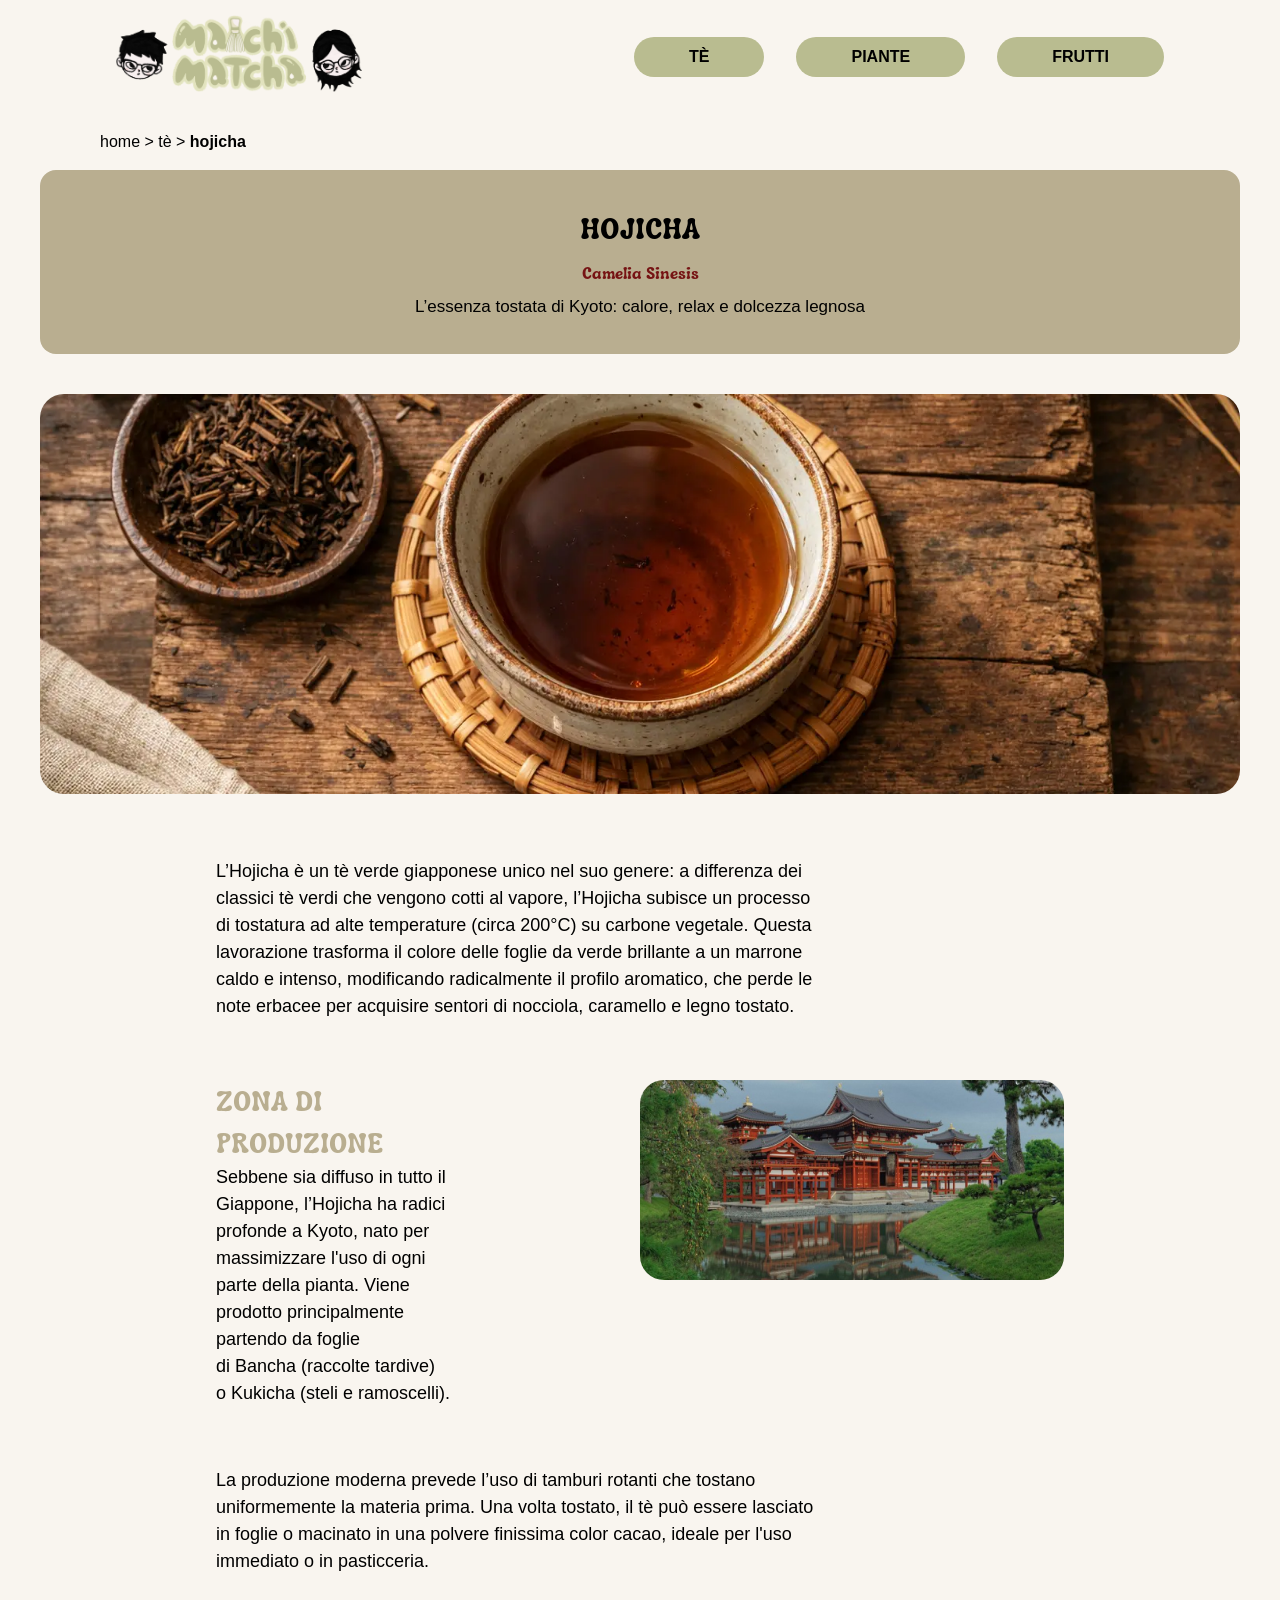
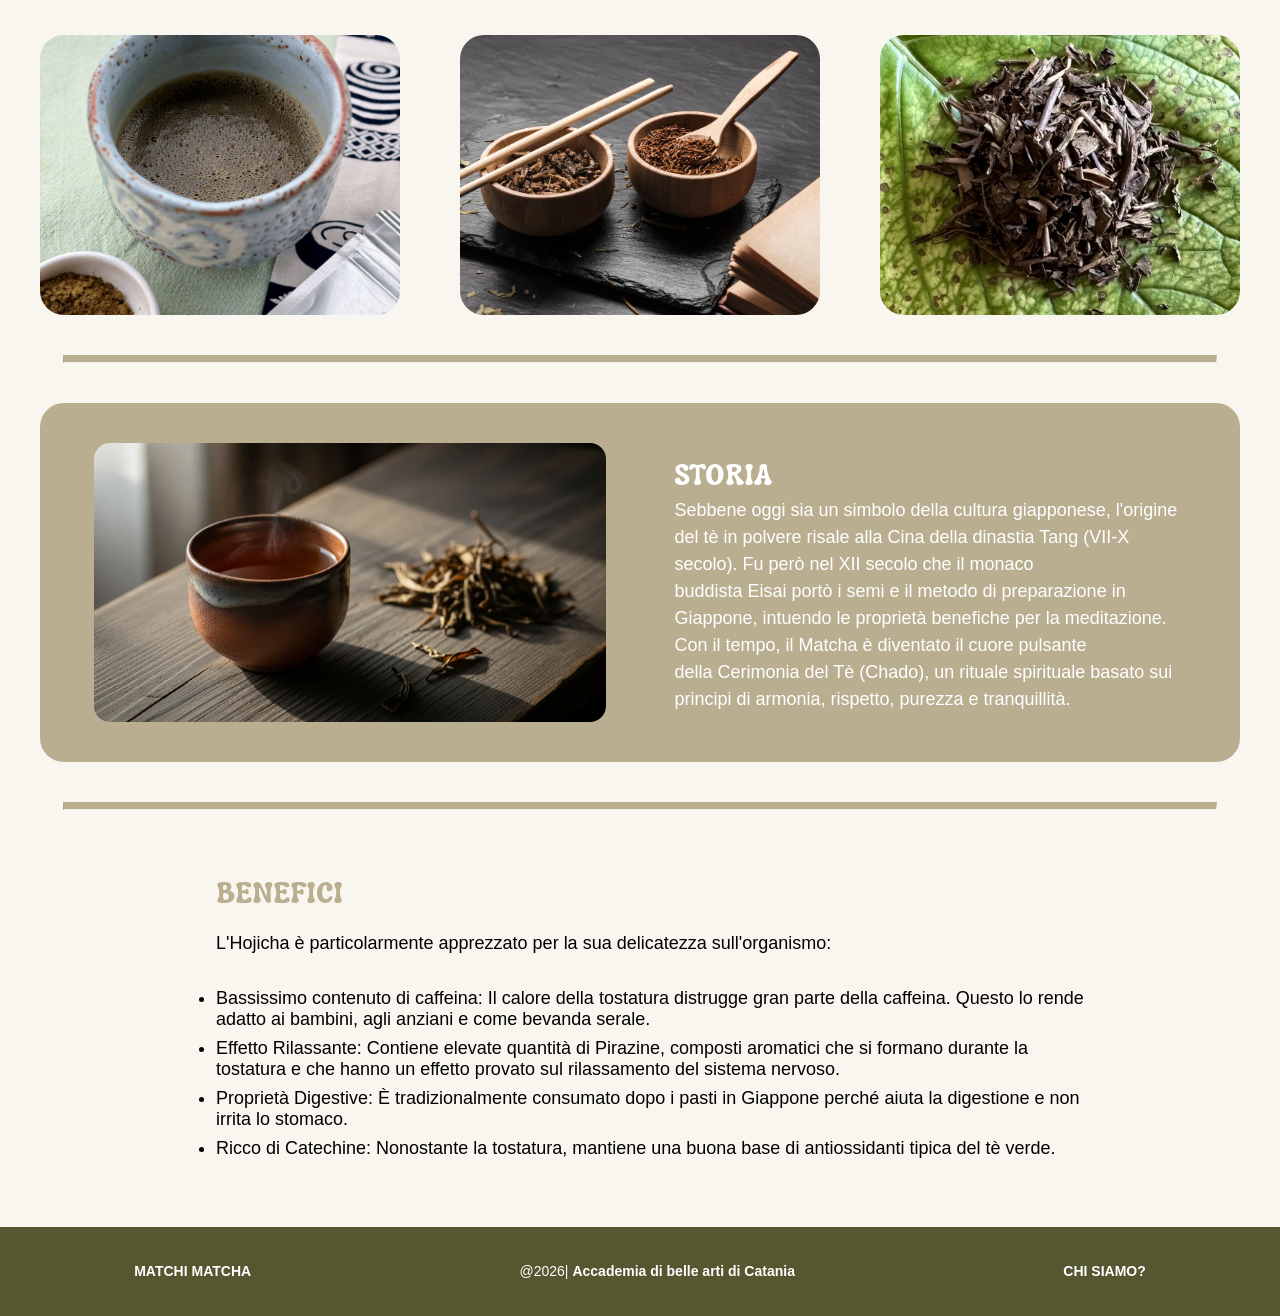
<file: hojicha.html>
<!DOCTYPE html>
<html lang="it">
<head>
    <meta charset="UTF-8">
    <meta name="viewport" content="width=device-width, initial-scale=1.0">
    <title>Hojicha</title>
    <link rel="stylesheet" href="css/style.css">
</head>
<body>
    <header>
    <a href="index.html"><img src="img/logo.PNG" alt=""></a>
    <div class="hamburger" onclick="this.classList.toggle('aperto'); document.getElementById('menu-mobile').classList.toggle('aperto')">
        <span></span>
        <span></span>
        <span></span>
    </div>
    <nav>
        <ul>
            <li><a href="tea.html">TÈ</a></li>
            <li><a href="plant.html">PIANTE</a></li>
            <li><a href="fruit.html">FRUTTI</a></li>
        </ul>
    </nav>
    <nav id="menu-mobile">
        <ul>
            <li><a href="tea.html">TÈ</a></li>
            <li><a href="plant.html">PIANTE</a></li>
            <li><a href="fruit.html">FRUTTI</a></li>
        </ul>
    </nav>
</header>
<div class="pane">
    <a class="home" href="index.html">home
    </a>
    <a class="chi siamo" href="tea.html">> tè >
    </a>
    <a   style="font-weight: bold;" href="hojicha.html"> hojicha
    </a>
</div>
    <section class="titolo_pagina_tea">
        <div>
            <h2 style="font-family: luckybones;">HOJICHA</h2>
            <p style="font-family: luckybones;">Camelia Sinesis</p>
            <p style="color: black;">L’essenza tostata di Kyoto: calore, relax e dolcezza legnosa</p>
        </div>
    </section>

  

    <section class="immagine_dettaglio">
        <img src="img/hojicha_centrale.png" alt="">
    </section>

    <section class="descrizione_polvere">
        <p>L’Hojicha è un tè verde giapponese unico nel suo genere: a differenza dei classici tè verdi che vengono cotti al vapore, l’Hojicha subisce un processo di tostatura ad alte temperature (circa 200°C) su carbone vegetale. Questa lavorazione trasforma il colore delle foglie da verde brillante a un marrone caldo e intenso, modificando radicalmente il profilo aromatico, che perde le note erbacee per acquisire sentori di nocciola, caramello e legno tostato.</p>
        <div class="descrizione_centrale_tea">
            <div>
                <h3 style="font-family: luckybones;">ZONA DI PRODUZIONE</h3>
                <p>Sebbene sia diffuso in tutto il Giappone, l’Hojicha ha radici profonde a Kyoto, nato per massimizzare l'uso di ogni parte della pianta. 
Viene prodotto principalmente partendo da foglie di Bancha (raccolte tardive) o Kukicha (steli e ramoscelli).</p>
            </div>
            <img src="img/kyoto.png" alt="">
        </div>
        <p>La produzione moderna prevede l’uso di tamburi rotanti che tostano uniformemente la materia prima. Una volta tostato, il tè può essere lasciato in foglie o macinato in una polvere finissima color cacao, ideale per l'uso immediato o in pasticceria.</p>
    </section>

    <section class="immagini_polveri">
        <img src="img/hojicha_1.png" alt="">
        <img src="img/hojicha_2.png" alt="">
        <img src="img/hojicha_3.png" alt="">
    </section>

    <hr class="separatore_tea">

    <section class="storia_tea">
        <img src="img/hojicha_storia.png" alt="">
        <div class="storia_testo">
            <h3 style="font-family: luckybones;">STORIA</h3>
            <p>Sebbene oggi sia un simbolo della cultura giapponese, l'origine del tè in polvere risale alla Cina della dinastia Tang (VII-X secolo). Fu però nel XII secolo che il monaco buddista Eisai portò i semi e il metodo di preparazione in Giappone, intuendo le proprietà benefiche per la meditazione. Con il tempo, il Matcha è diventato il cuore pulsante della Cerimonia del Tè (Chado), un rituale spirituale basato sui principi di armonia, rispetto, purezza e tranquillità.</p>
        </div>
    </section>

    <hr class="separatore_tea">

    <section class="benefici_tea">
        <h3 style="font-family: luckybones;">BENEFICI</h3>
        <p>L'Hojicha è particolarmente apprezzato per la sua delicatezza sull'organismo:</p>
        <ul>
            <li>Bassissimo contenuto di caffeina: Il calore della tostatura distrugge gran parte della caffeina. Questo lo rende adatto ai bambini, agli anziani e come bevanda serale.</li>
            <li>Effetto Rilassante: Contiene elevate quantità di Pirazine, composti aromatici che si formano durante la tostatura e che hanno un effetto provato sul rilassamento del sistema nervoso.</li>
            <li>Proprietà Digestive: È tradizionalmente consumato dopo i pasti in Giappone perché aiuta la digestione e non irrita lo stomaco.</li>
            <li>Ricco di Catechine: Nonostante la tostatura, mantiene una buona base di antiossidanti tipica del tè verde.</li>
        </ul>
    </section>

       <footer style="background-color: #555731;">
        <p style="color: white;"> <a style="color: white;" href="index.html">MATCHI MATCHA </a></p>
        <p style="color: white;">@2026| <a style="color: white;"href="https://www.abacatania.it/">Accademia di belle arti di Catania</a></p>
        <p style="color: white;"><a style="color: white;" href="chi-siamo.html">CHI SIAMO?</a></p>
    </footer>
</body>
</html>
</file>
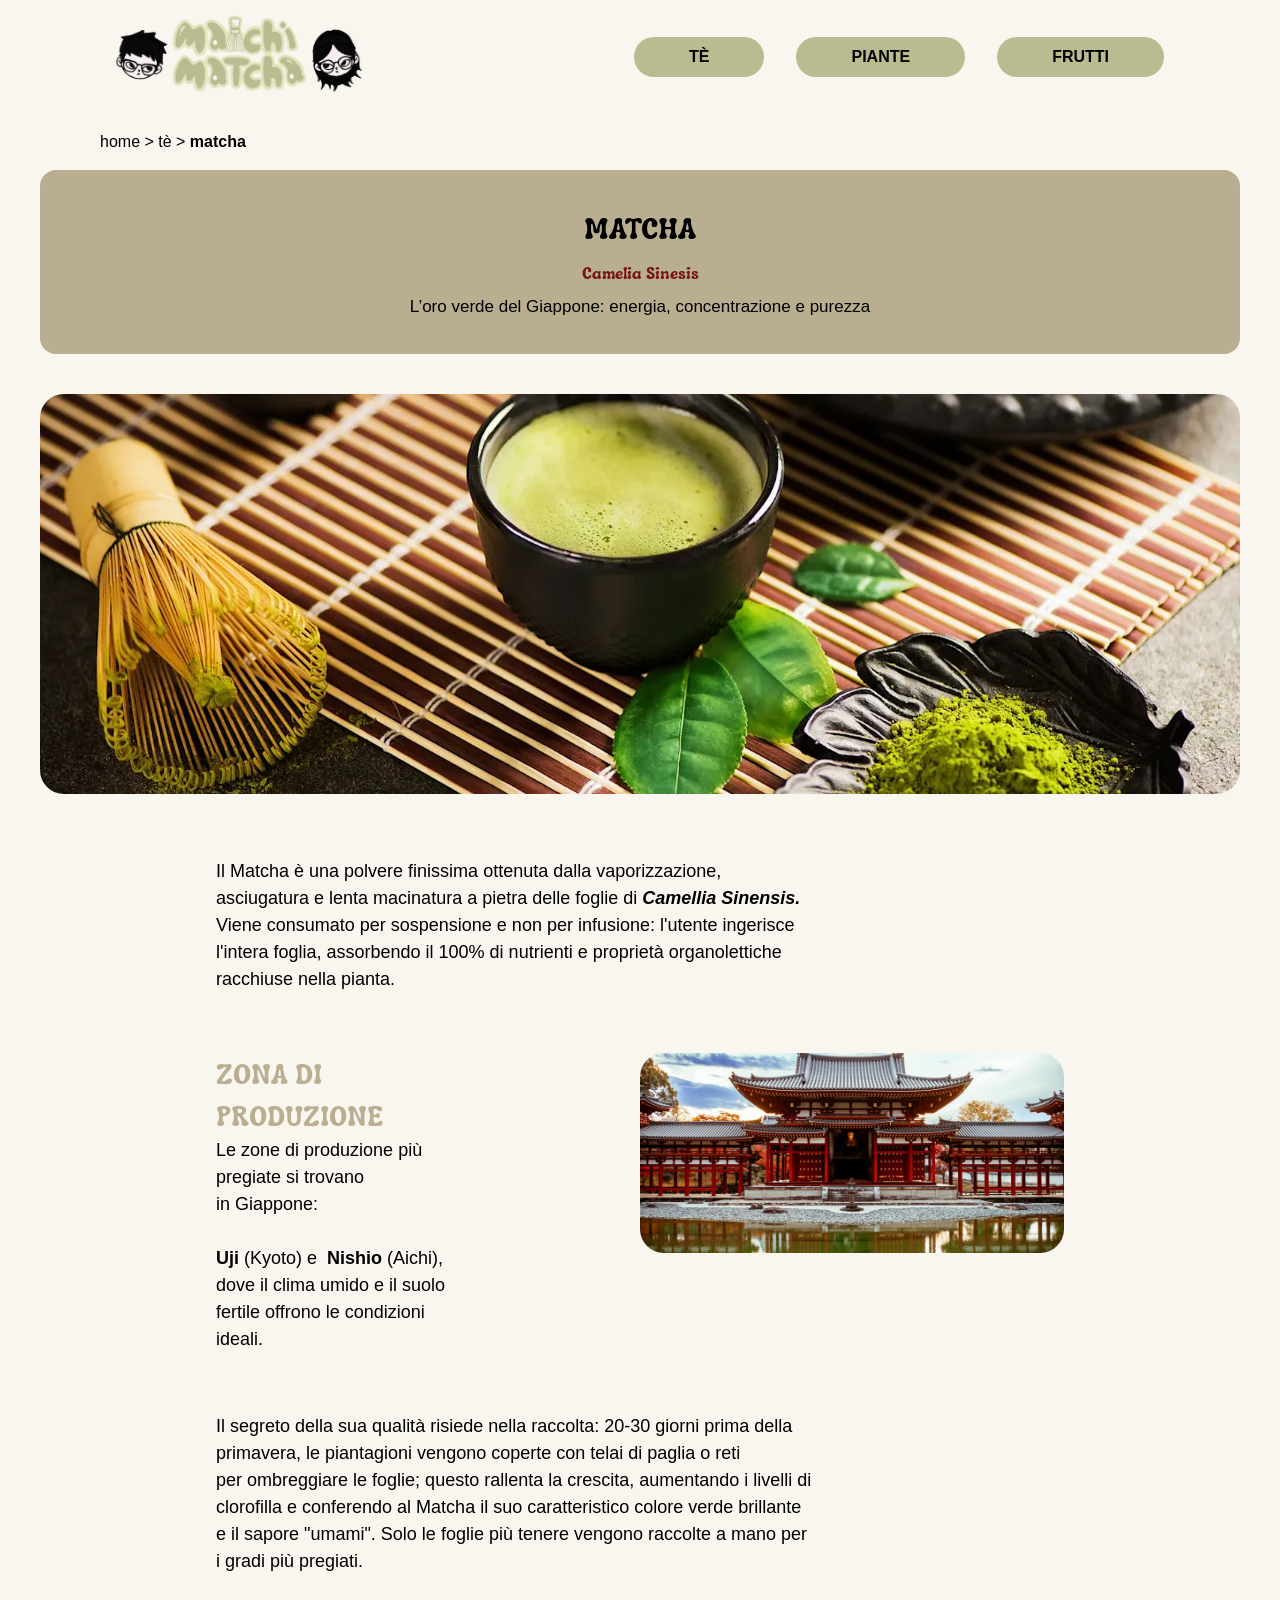
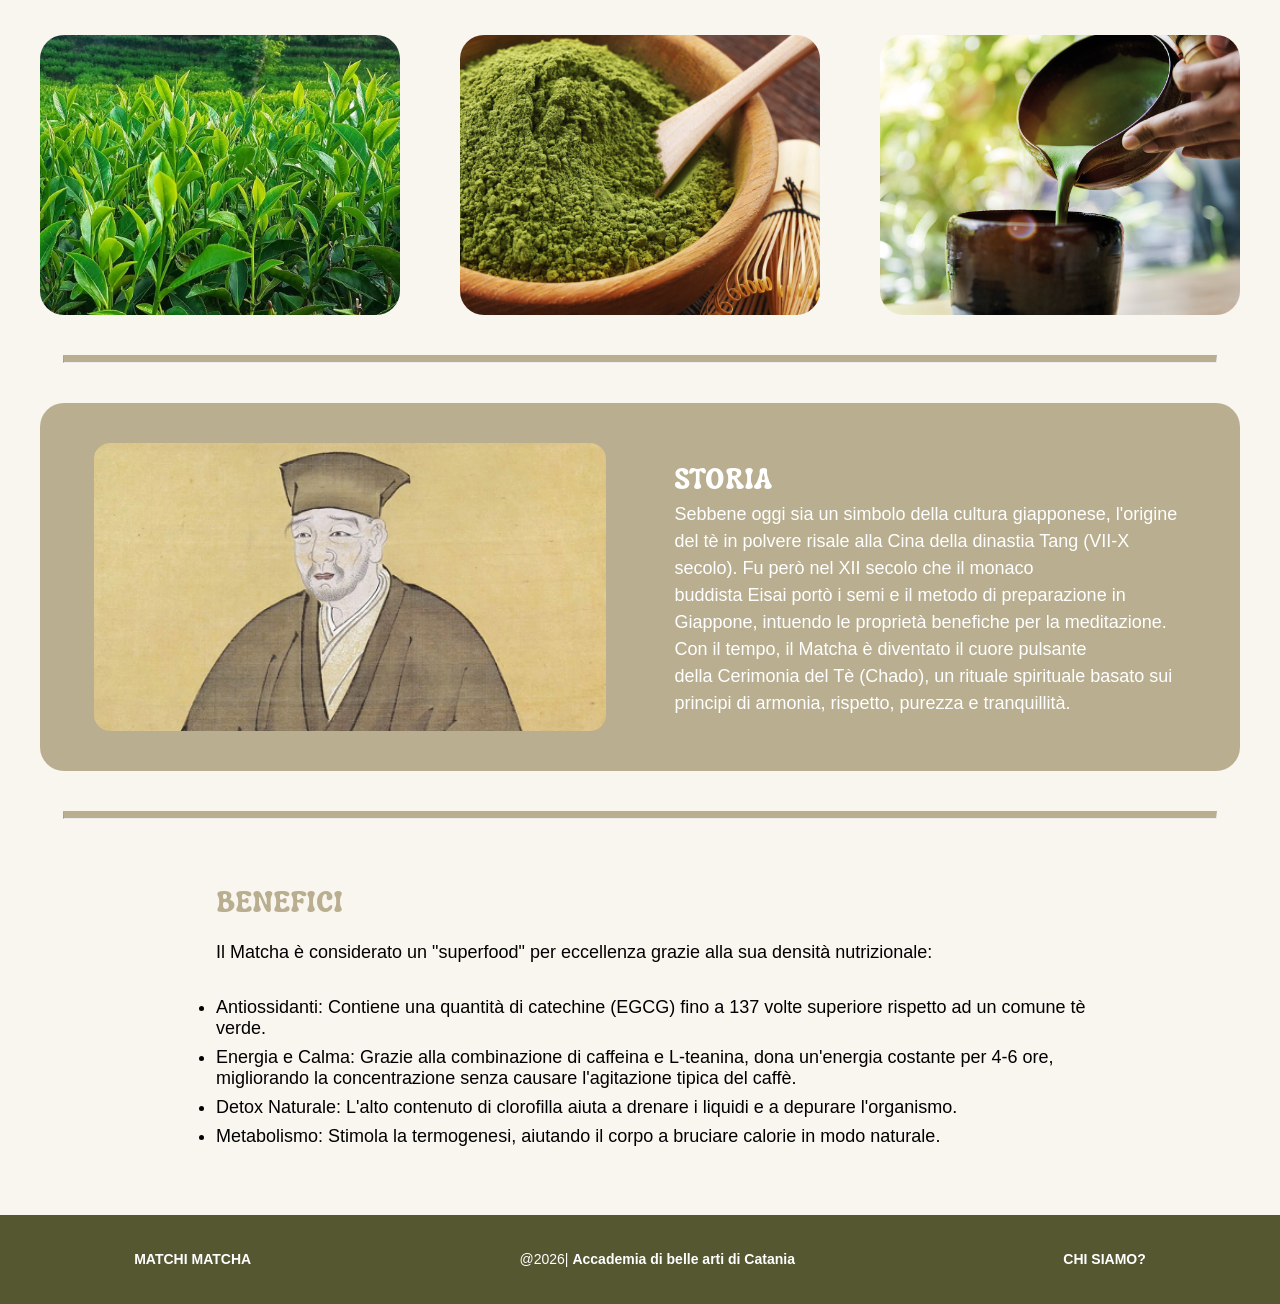
<file: matcha.html>
<!DOCTYPE html>
<html lang="it">
<head>
    <meta charset="UTF-8">
    <meta name="viewport" content="width=device-width, initial-scale=1.0">
    <title>Matcha</title>
    <link rel="stylesheet" href="css/style.css">
</head>
<body>
    <header>
    <a href="index.html"><img src="img/logo.PNG" alt=""></a>
    <div class="hamburger" onclick="this.classList.toggle('aperto'); document.getElementById('menu-mobile').classList.toggle('aperto')">
        <span></span>
        <span></span>
        <span></span>
    </div>
    <nav>
        <ul>
            <li><a href="tea.html">TÈ</a></li>
            <li><a href="plant.html">PIANTE</a></li>
            <li><a href="fruit.html">FRUTTI</a></li>
        </ul>
    </nav>
    <nav id="menu-mobile">
        <ul>
            <li><a href="tea.html">TÈ</a></li>
            <li><a href="plant.html">PIANTE</a></li>
            <li><a href="fruit.html">FRUTTI</a></li>
        </ul>
    </nav>
</header>

<div class="pane">
    <a class="home" href="index.html">home
    </a>
    <a class="chi siamo" href="tea.html">> tè >
    </a>
    <a   style="font-weight: bold;" href="matcha.html"> matcha

    </a>
</div>
    <section class="titolo_pagina_tea">
        <div>
            <h2 style="font-family: luckybones;">MATCHA</h2>
            <p style="font-family: luckybones;">Camelia Sinesis</p>
            <p style="color: black;">L’oro verde del Giappone: energia, concentrazione e purezza</p>
        </div>
    </section>

 

    <section class="immagine_dettaglio">
        <img src="img/matcha_dettaglio.png" alt="">
    </section>

    <section class="descrizione_polvere">
        <p>Il Matcha è una polvere finissima ottenuta dalla vaporizzazione, asciugatura e lenta macinatura a pietra delle foglie di <span style="font-style: italic; font-weight: bold;">Camellia Sinensis. </span>
Viene consumato per sospensione e non per infusione: l'utente ingerisce l'intera foglia, assorbendo il 100% di nutrienti e proprietà organolettiche racchiuse nella pianta.</p>
        <div class="descrizione_centrale_tea">
            <div>
                <h3 style="font-family: luckybones;">ZONA DI PRODUZIONE</h3>
                <p>Le zone di produzione più pregiate si trovano in Giappone: <br><br> <span style="font-style: normal; font-weight: bold;">Uji </span>(Kyoto) e <span  style="font-style: normal; font-weight: bold;"> Nishio </span> (Aichi), dove il clima umido e il suolo fertile offrono le condizioni ideali.</p>
            </div>
            <img src="img/giappone.png" alt="">
        </div>
        <p>Il segreto della sua qualità risiede nella raccolta: 20-30 giorni prima della primavera, le piantagioni vengono coperte con telai di paglia o reti per ombreggiare le foglie; questo rallenta  la crescita, aumentando i livelli di clorofilla e conferendo al Matcha il suo caratteristico colore verde brillante e il sapore "umami". Solo le foglie più tenere vengono raccolte a mano per i gradi più pregiati.</p>
    </section>

    <section class="immagini_polveri">
        <img src="img/matcha_1.png" alt="">
        <img src="img/matcha_2.png" alt="">
        <img src="img/matcha_3.png" alt="">
    </section>

    <hr class="separatore_tea">

    <section class="storia_tea">
        <img src="img/monaco.png" alt="">
        <div class="storia_testo">
            <h3 style="font-family: luckybones;">STORIA</h3>
            <p>Sebbene oggi sia un simbolo della cultura giapponese, l'origine del tè in polvere risale alla Cina della dinastia Tang (VII-X secolo). Fu però nel XII secolo che il monaco buddista Eisai portò i semi e il metodo di preparazione in Giappone, intuendo le proprietà benefiche per la meditazione. Con il tempo, il Matcha è diventato il cuore pulsante della Cerimonia del Tè (Chado), un rituale spirituale basato sui principi di armonia, rispetto, purezza e tranquillità.</p>
        </div>
    </section>

    <hr class="separatore_tea">

    <section class="benefici_tea">
        <h3 style="font-family: luckybones;">BENEFICI</h3>
        <p>Il Matcha è considerato un "superfood" per eccellenza grazie alla sua densità nutrizionale:</p>
        <ul>
            <li>Antiossidanti: Contiene una quantità di catechine (EGCG) fino a 137 volte superiore rispetto ad un comune tè verde.</li>
            <li>Energia e Calma: Grazie alla combinazione di caffeina e L-teanina, dona un'energia costante per 4-6 ore, migliorando la concentrazione senza causare l'agitazione tipica del caffè.</li>
            <li>Detox Naturale: L'alto contenuto di clorofilla aiuta a drenare i liquidi e a depurare l'organismo.</li>
            <li>Metabolismo: Stimola la termogenesi, aiutando il corpo a bruciare calorie in modo naturale.</li>
        </ul>
    </section>

    <footer style="background-color: #555731;">
        <p style="color: white;"> <a style="color: white;" href="index.html">MATCHI MATCHA </a></p>
        <p style="color: white;">@2026| <a style="color: white;"href="https://www.abacatania.it/">Accademia di belle arti di Catania</a></p>
        <p style="color: white;"><a style="color: white;" href="chi-siamo.html">CHI SIAMO?</a></p>
    </footer>
</body>
</html>
</file>
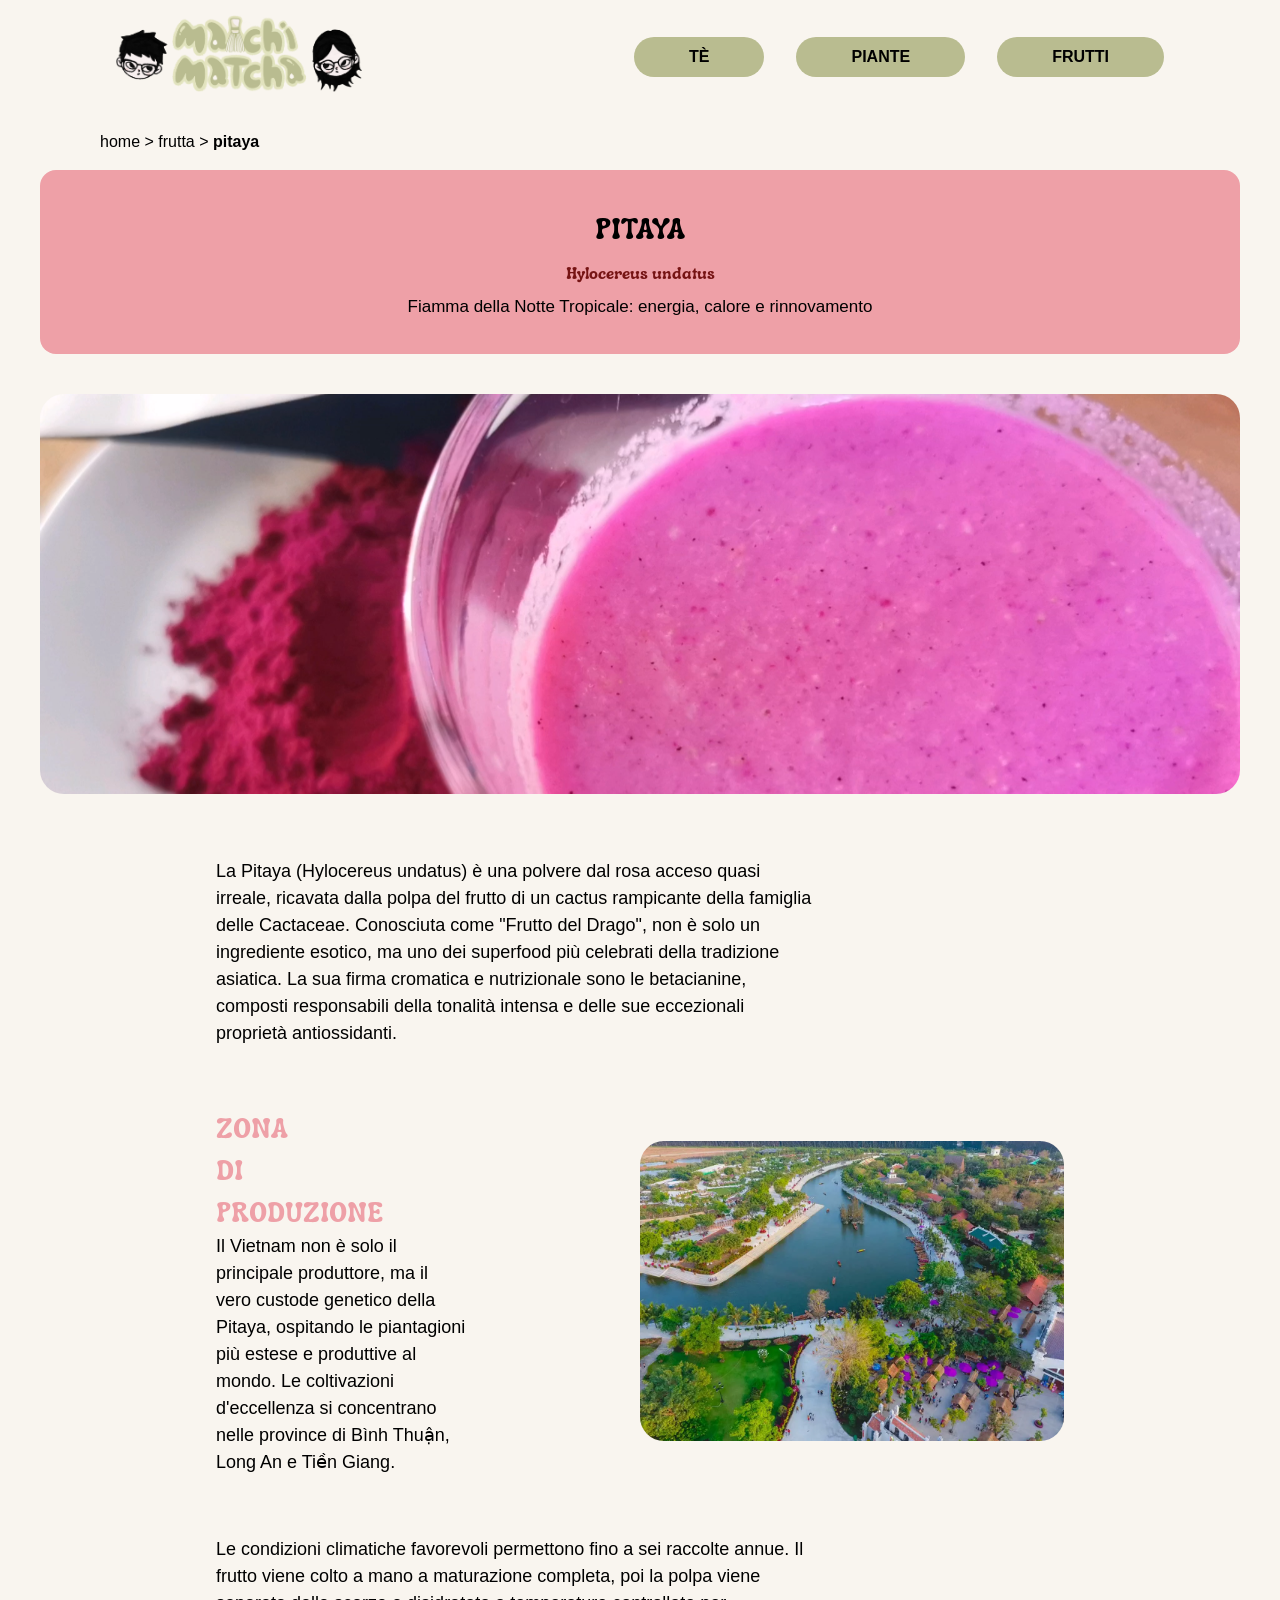
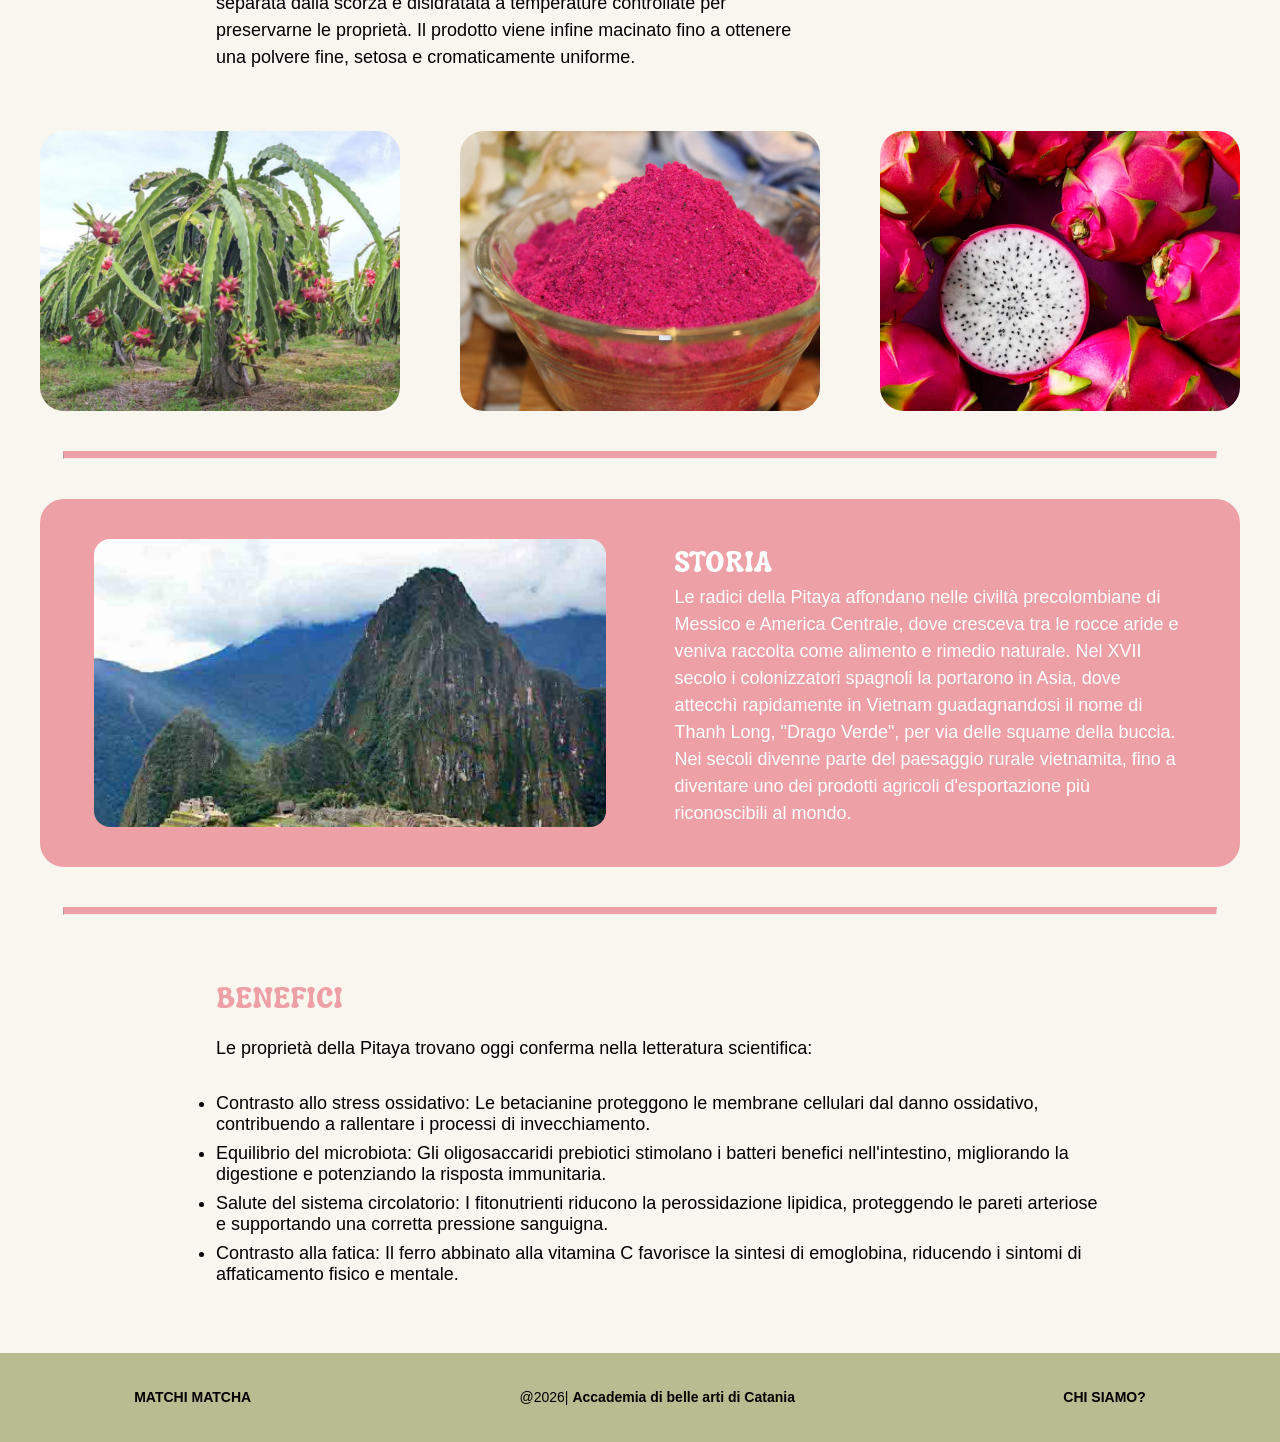
<file: pitaya.html>
<!DOCTYPE html>
<html lang="it">
<head>
    <meta charset="UTF-8">
    <meta name="viewport" content="width=device-width, initial-scale=1.0">
    <title>Pitaya</title>
    <link rel="stylesheet" href="css/style.css">
</head>
<body>
    <header>
    <a href="index.html"><img src="img/logo.PNG" alt=""></a>
    <div class="hamburger" onclick="this.classList.toggle('aperto'); document.getElementById('menu-mobile').classList.toggle('aperto')">
        <span></span>
        <span></span>
        <span></span>
    </div>
    <nav>
        <ul>
            <li><a href="tea.html">TÈ</a></li>
            <li><a href="plant.html">PIANTE</a></li>
            <li><a href="fruit.html">FRUTTI</a></li>
        </ul>
    </nav>
    <nav id="menu-mobile">
        <ul>
            <li><a href="tea.html">TÈ</a></li>
            <li><a href="plant.html">PIANTE</a></li>
            <li><a href="fruit.html">FRUTTI</a></li>
        </ul>
    </nav>
</header>

<div class="pane">
    <a class="home" href="index.html">home
    </a>
    <a class="chi siamo" href="plant.html">> frutta >
    </a>
    <a   style="font-weight: bold;" href="pitaya.html"> pitaya
    </a>
</div>

    <section class="titolo_pagina_fruit">
        <div>
            <h2 style="font-family: luckybones;">PITAYA</h2>
            <p style="font-family: luckybones;">Hylocereus undatus</p>
            <p style="color: black;">Fiamma della Notte Tropicale: energia, calore e rinnovamento</p>
        </div>
    </section>

  

    <section class="immagine_dettaglio">
        <img src="img/pitaya.png" alt="">
    </section>

    <section class="descrizione_polvere">
        <p>La Pitaya (Hylocereus undatus) è una polvere dal rosa acceso quasi irreale, ricavata dalla polpa del frutto di un cactus rampicante della famiglia delle Cactaceae. Conosciuta come "Frutto del Drago", non è solo un ingrediente esotico, ma uno dei superfood più celebrati della tradizione asiatica. La sua firma cromatica e nutrizionale sono le betacianine, composti responsabili della tonalità intensa e delle sue eccezionali proprietà antiossidanti.</p>
        <div class="descrizione_centrale_fruit">
            <div>
                <h3 style="font-family: luckybones;">ZONA DI PRODUZIONE</h3>
                <p>Il Vietnam non è solo il principale produttore, ma il vero custode genetico della Pitaya, ospitando le piantagioni più estese e produttive al mondo. Le coltivazioni d'eccellenza si concentrano nelle province di Bình Thuận, Long An e Tiền Giang.</p>
            </div>
            <img src="img/vietnam.png" alt="">
        </div>
        <p>Le condizioni climatiche favorevoli permettono fino a sei raccolte annue. Il frutto viene colto a mano a maturazione completa, poi la polpa viene separata dalla scorza e disidratata a temperature controllate per preservarne le proprietà. Il prodotto viene infine macinato fino a ottenere una polvere fine, setosa e cromaticamente uniforme.</p>
    </section>

    <section class="immagini_polveri">
        <img src="img/pitaya_1.png" alt="">
        <img src="img/pitaya_2.png" alt="">
        <img src="img/pitaya_3.png" alt="">
    </section>

    <hr class="separatore_fruit">

    <section class="storia_fruit">
        <img src="img/storia_pitaya.png" alt="">
        <div class="storia_testo">
            <h3 style="font-family: luckybones;">STORIA</h3>
            <p>Le radici della Pitaya affondano nelle civiltà precolombiane di Messico e America Centrale, dove cresceva tra le rocce aride e veniva raccolta come alimento e rimedio naturale. Nel XVII secolo i colonizzatori spagnoli la portarono in Asia, dove attecchì rapidamente in Vietnam guadagnandosi il nome di Thanh Long, "Drago Verde", per via delle squame della buccia. Nei secoli divenne parte del paesaggio rurale vietnamita, fino a diventare uno dei prodotti agricoli d'esportazione più riconoscibili al mondo.</p>
        </div>
    </section>

    <hr class="separatore_fruit">

    <section class="benefici_fruit">
        <h3 style="font-family: luckybones;">BENEFICI</h3>
        <p>Le proprietà della Pitaya trovano oggi conferma nella letteratura scientifica:</p>
        <ul>
            <li>Contrasto allo stress ossidativo: Le betacianine proteggono le membrane cellulari dal danno ossidativo, contribuendo a rallentare i processi di invecchiamento.</li>
            <li>Equilibrio del microbiota: Gli oligosaccaridi prebiotici stimolano i batteri benefici nell'intestino, migliorando la digestione e potenziando la risposta immunitaria.</li>
            <li>Salute del sistema circolatorio: I fitonutrienti riducono la perossidazione lipidica, proteggendo le pareti arteriose e supportando una corretta pressione sanguigna.</li>
            <li>Contrasto alla fatica: Il ferro abbinato alla vitamina C favorisce la sintesi di emoglobina, riducendo i sintomi di affaticamento fisico e mentale.</li>
        </ul>
    </section>

    <footer>
        <p> <a href="index.html">MATCHI MATCHA </a></p>
        <p>@2026| <a href="https://www.abacatania.it/">Accademia di belle arti di Catania</a></p>
        <p ><a href="chi-siamo.html">CHI SIAMO?</a></p>
    </footer>
</body>
</html>
</file>
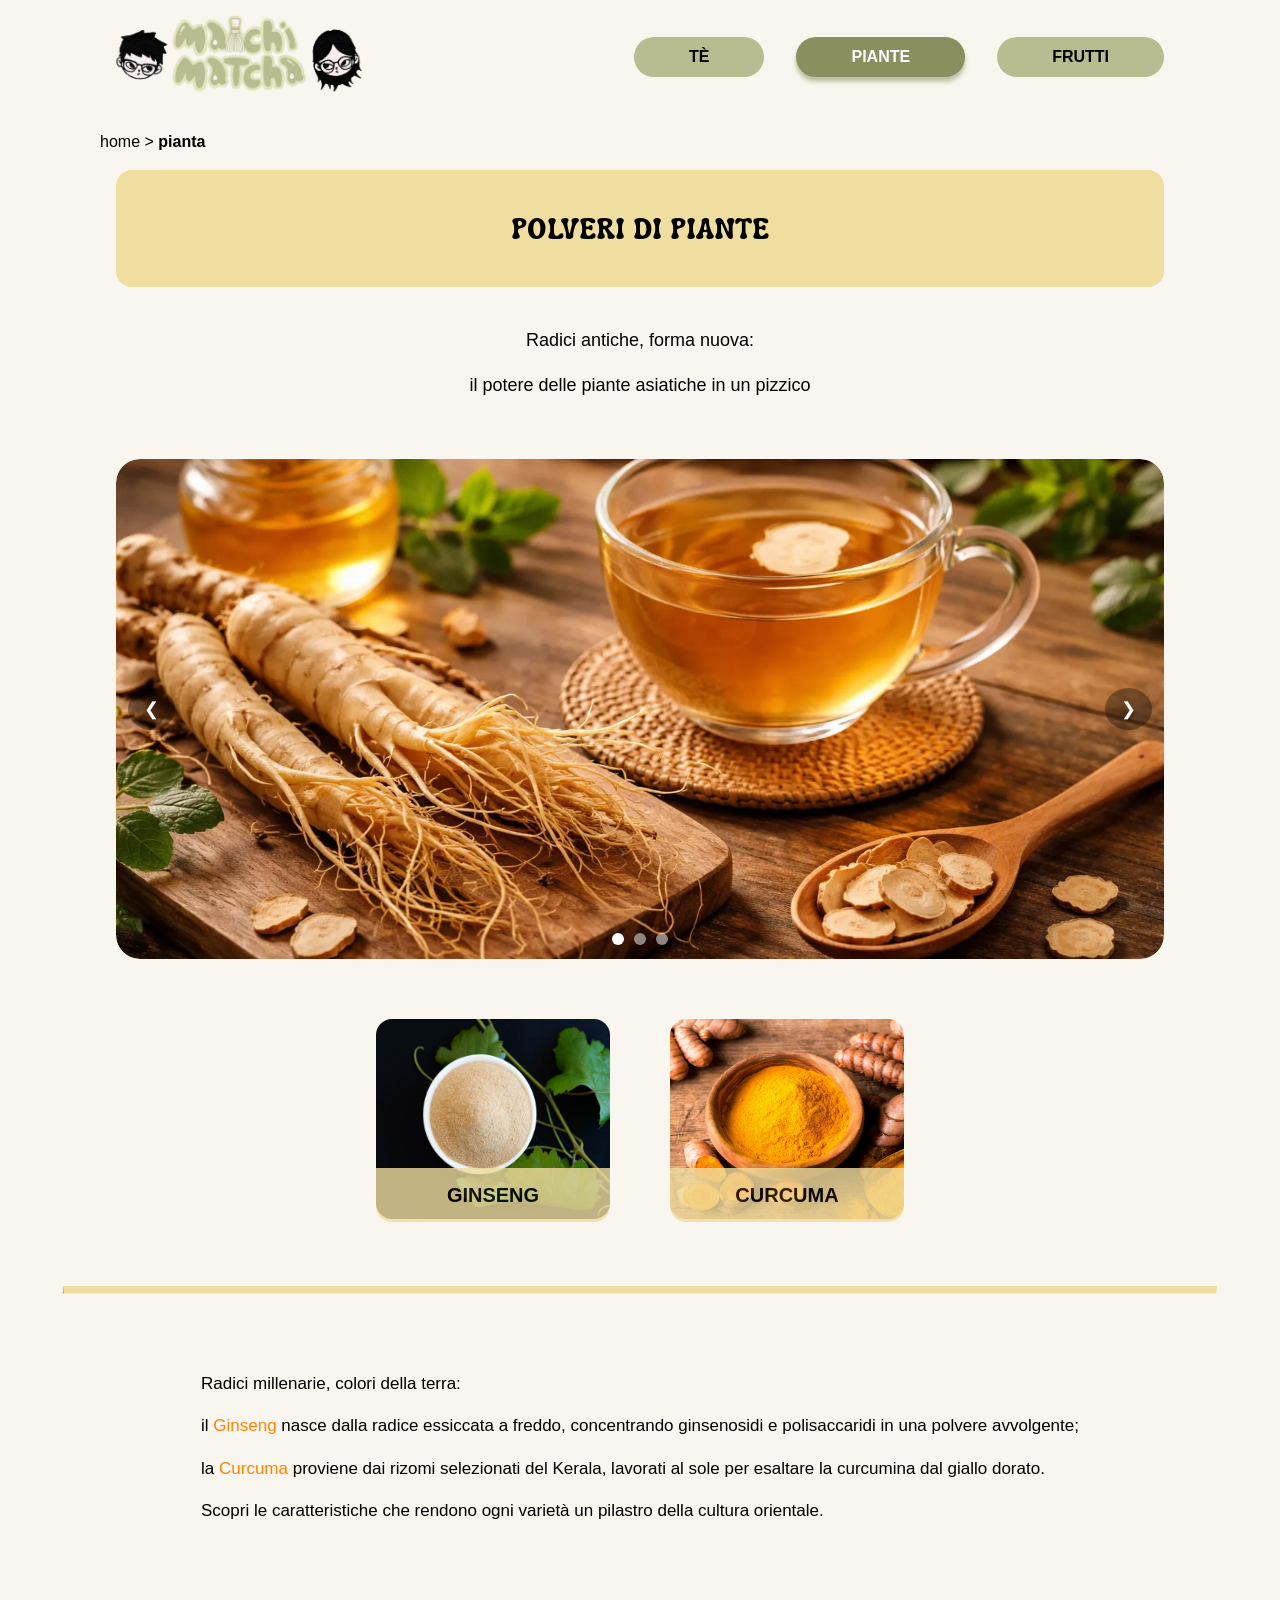
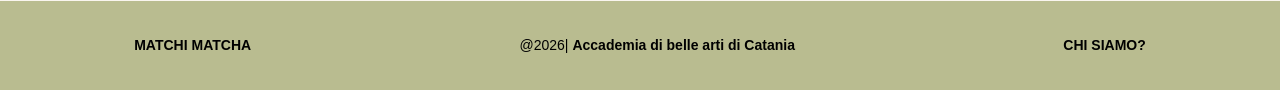
<file: plant.html>
<!DOCTYPE html>
<html lang="it">
<head>
    <meta charset="UTF-8">
    <meta name="viewport" content="width=device-width, initial-scale=1.0">
    <title>Plant</title>
    <link rel="stylesheet" href="css/style.css">
</head>
<body>
    <header>
    <a href="index.html"><img src="img/logo.PNG" alt=""></a>
    <div class="hamburger" onclick="this.classList.toggle('aperto'); document.getElementById('menu-mobile').classList.toggle('aperto')">
        <span></span>
        <span></span>
        <span></span>
    </div>
    <nav>
        <ul>
            <li><a href="tea.html">TÈ</a></li>
            <li><a class="active" href="plant.html">PIANTE</a></li>
            <li><a href="fruit.html">FRUTTI</a></li>
        </ul>
    </nav>
    <nav id="menu-mobile">
        <ul>
            <li><a href="tea.html">TÈ</a></li>
            <li><a href="plant.html">PIANTE</a></li>
            <li><a href="fruit.html">FRUTTI</a></li>
        </ul>
    </nav>
</header>
<div class="pane">
    <a class="home" href="index.html">home >
    </a>
    <a class="pianta"  style="font-weight: bold;" href="plant.html"> pianta
    </a>
</div>
    <section class="titolo_pagina_plant">
        <div>
            <h2 style="font-family: luckybones;">POLVERI DI PIANTE</h2>
        </div>
    </section>
    <section class="sottotitolo">
        <p>Radici antiche, forma nuova:</p>
        <p>il potere delle piante asiatiche in un pizzico</p>
    </section>
    <section class="immagine">
        <div class="carosello">
            <input type="radio" name="slide" id="s1" checked>
            <input type="radio" name="slide" id="s2">
            <input type="radio" name="slide" id="s3">

            <div class="slides">
                <div class="slide"><img src="img/plant.png" alt="Plant"></div>
                <div class="slide"><img src="img/plant_1.jpg" alt="Fruit"></div>
                <div class="slide"><img src="img/plant_2.jpg" alt="Tea"></div>
            </div>

            <label class="freccia prev" for="s3">&#10094;</label>
            <label class="freccia prev" for="s1">&#10094;</label>
            <label class="freccia prev" for="s2">&#10094;</label>

            <label class="freccia next" for="s2">&#10095;</label>
            <label class="freccia next" for="s3">&#10095;</label>
            <label class="freccia next" for="s1">&#10095;</label>

            <div class="dots">
                <label for="s1"></label>
                <label for="s2"></label>
                <label for="s3"></label>
            </div>
        </div>
    </section>
   <section class="polveri_tea">
        <div class="polveri_griglia_tea">
            <a href="ginseng.html"><div>
                <img src="img/ginseng_2.png" alt="">
                <p style="background-color: #F0DDA0; font-weight: bold;">GINSENG</p>
            </div></a>
            <a href="curcuma.html"><div>
                <img src="img/curcuma_2.png" alt="">
                <p style="background-color: #F0DDA0; font-weight: bold;">CURCUMA</p>
            </div></a>
            </section>
            
    <hr class="separatore_plant">
    <section class="descrizione_categoria_plant">
        <div class="descrizione_normale_plant">
            <p>Radici millenarie, colori della terra:</p>
            <p>il <span style="color: #FF8400;">Ginseng</span> nasce dalla radice essiccata a freddo, concentrando ginsenosidi e polisaccaridi in una polvere avvolgente;</p>
            <p>la <span style="color: #FF8400;">Curcuma</span> proviene dai rizomi selezionati del Kerala, lavorati al sole per esaltare la curcumina dal giallo dorato.</p>
             <p>Scopri le caratteristiche che  rendono ogni varietà un pilastro della cultura orientale.</p>
        </div>
    </section>
     <footer>
        <p> <a href="index.html">MATCHI MATCHA </a></p>
        <p>@2026| <a href="https://www.abacatania.it/">Accademia di belle arti di Catania</a></p>
        <p ><a href="chi-siamo.html">CHI SIAMO?</a></p>
    </footer>
</body>
</html>
</file>
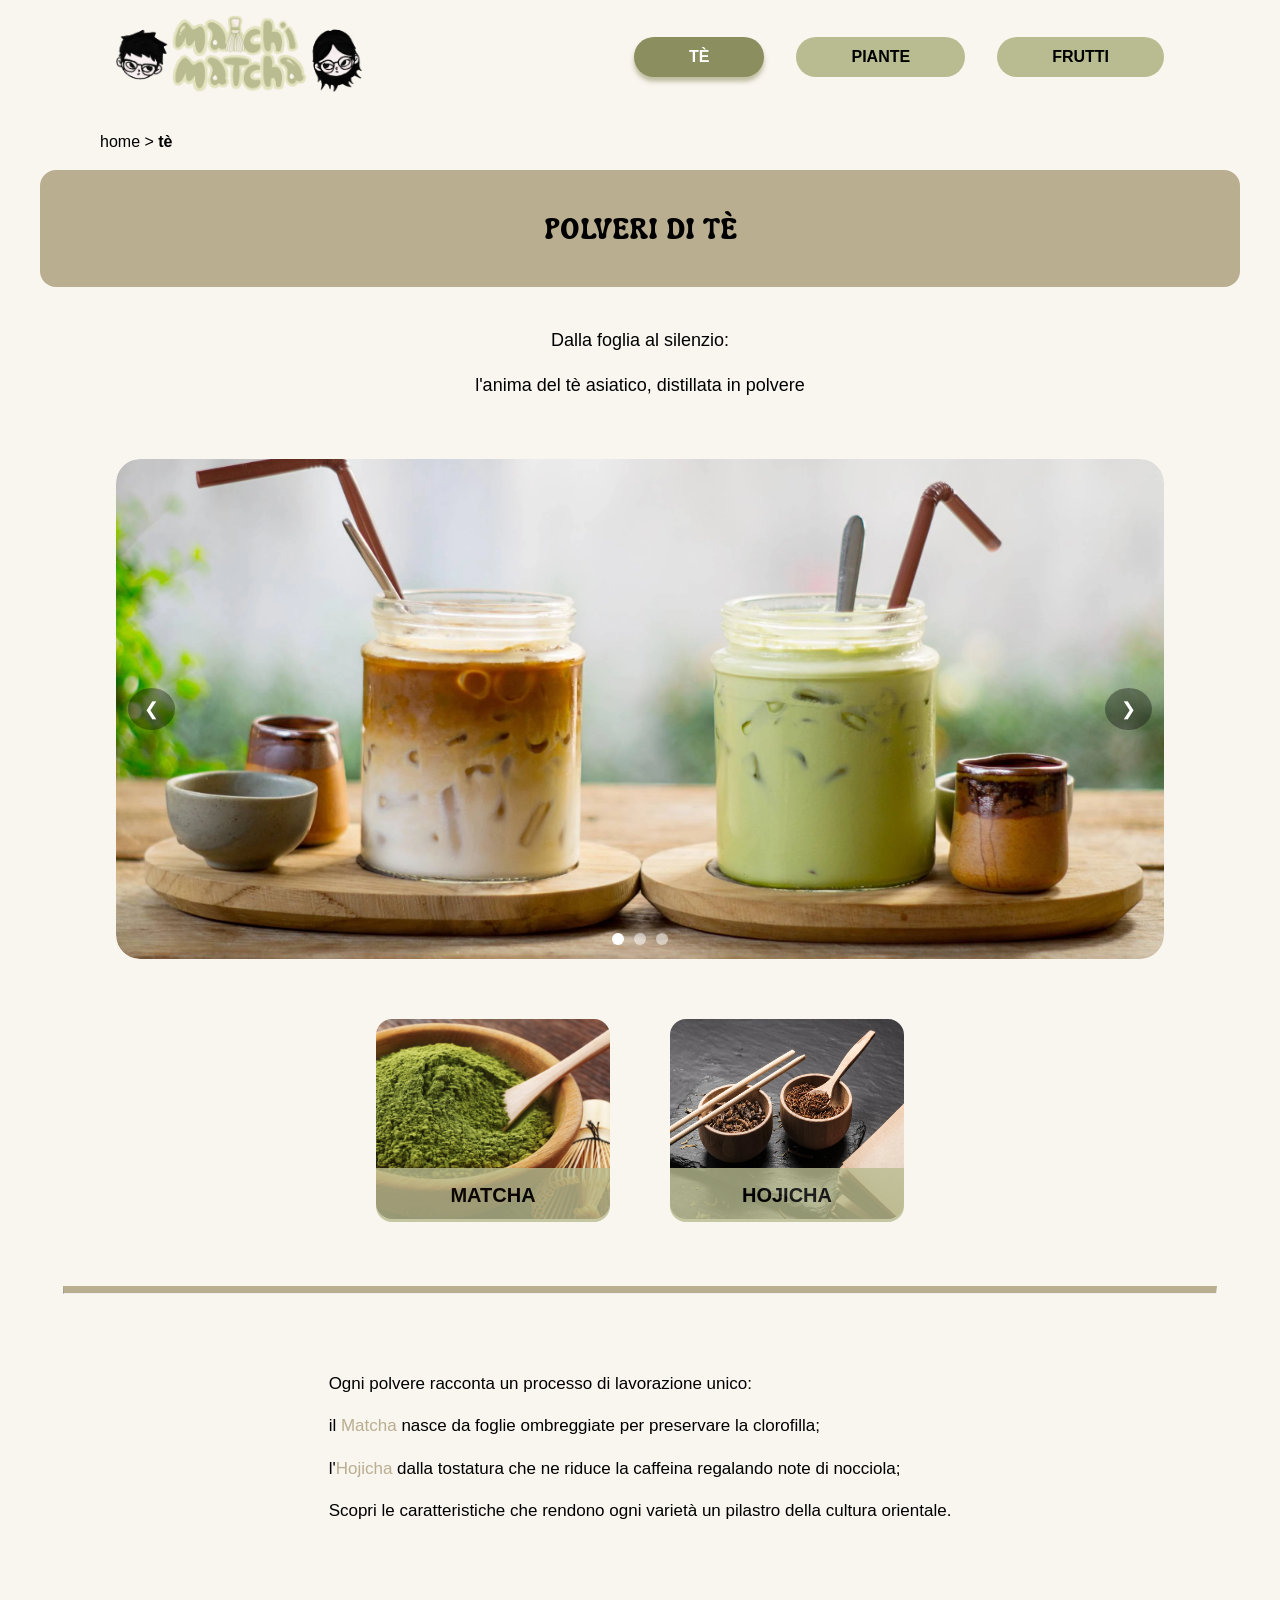
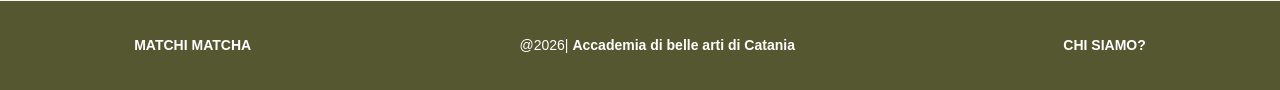
<file: tea.html>
<!DOCTYPE html>
<html lang="it">
<head>
    <meta charset="UTF-8">
    <meta name="viewport" content="width=device-width, initial-scale=1.0">
    <title>Tea</title>
    <link rel="stylesheet" href="css/style.css">
</head>
<body>
    <header>
    <a href="index.html"><img src="img/logo.PNG" alt=""></a>
    <div class="hamburger" onclick="this.classList.toggle('aperto'); document.getElementById('menu-mobile').classList.toggle('aperto')">
        <span></span>
        <span></span>
        <span></span>
    </div>
    <nav>
        <ul>
            <li><a class="active" href="tea.html">TÈ</a></li>
            <li><a href="plant.html">PIANTE</a></li>
            <li><a href="fruit.html">FRUTTI</a></li>
        </ul>
    </nav>
    <nav id="menu-mobile">
        <ul>
            <li class="active"><a href="tea.html">TÈ</a></li>
            <li><a href="plant.html">PIANTE</a></li>
            <li><a href="fruit.html">FRUTTI</a></li>
        </ul>
    </nav>
</header>

<div class="pane">
   <a class="home" href="index.html">home >
    </a>
    <a class="tè" style="font-weight: bold;" href="tea.html"> tè
    </a>
     </div> 
     
    <section class="titolo_pagina_tea">
        <div>
            <h2 style="font-family: luckybones;">POLVERI DI TÈ</h2>
        </div>
    </section>
    <section class="sottotitolo">
        <p>Dalla foglia al silenzio:</p>
        <p>l'anima del tè asiatico, distillata in polvere</p>
    </section>
    <section class="immagine">
        <div class="carosello">
            <input type="radio" name="slide" id="s1" checked>
            <input type="radio" name="slide" id="s2">
            <input type="radio" name="slide" id="s3">

            <div class="slides">
                <div class="slide"><img src="img/tea.png" alt="Tea"></div>
                <div class="slide"><img src="img/tea_1.webp" alt="Fruit"></div>
                <div class="slide"><img src="img/tea_2.jpg" alt="Plant"></div>
            </div>

            <label class="freccia prev" for="s3">&#10094;</label>
            <label class="freccia prev" for="s1">&#10094;</label>
            <label class="freccia prev" for="s2">&#10094;</label>

            <label class="freccia next" for="s2">&#10095;</label>
            <label class="freccia next" for="s3">&#10095;</label>
            <label class="freccia next" for="s1">&#10095;</label>

            <div class="dots">
                <label for="s1"></label>
                <label for="s2"></label>
                <label for="s3"></label>
            </div>
        </div>
    </section>
        <section class="polveri_tea">
        <div class="polveri_griglia_tea">
            <a href="matcha.html"><div>
                <img src="img/matcha_2.png" alt="">
                <p style="background-color: #b9bc90; font-weight: bold;">MATCHA</p>
            </div></a>
            <a href="hojicha.html"><div>
                <img src="img/hojicha_2.png" alt="">
                <p style="background-color: #b9bc90; font-weight: bold;">HOJICHA</p>
            </div></a>
            </section>
    <hr class="separatore_tea">
    <section class="descrizione_categoria_tea">
        <div class="descrizione_normale_tea">
            <p>Ogni polvere racconta un processo di lavorazione unico:</p>
            <p>il <span style="color: #B9AE90;">Matcha</span> nasce da foglie ombreggiate per preservare la clorofilla;</p>
            <p> l'<span style="color: #B9AE90;">Hojicha</span> dalla tostatura che ne riduce la caffeina regalando note di nocciola;</p>
             <p>Scopri le caratteristiche che  rendono ogni varietà un pilastro della cultura orientale.</p>
        </div>
    </section>
   <footer style="background-color: #555731;">
        <p style="color: white;"> <a style="color: white;" href="index.html">MATCHI MATCHA </a></p>
        <p style="color: white;">@2026| <a style="color: white;"href="https://www.abacatania.it/">Accademia di belle arti di Catania</a></p>
        <p style="color: white;"><a style="color: white;" href="chi-siamo.html">CHI SIAMO?</a></p>
    </footer>
</body>
</html>
</file>
<file: css/style.css>
body{
    margin: 0px;
    background-color:#F9F5EF;
  font-family: "Nunito", sans-serif;
  font-optical-sizing: auto;
  font-weight: weight;
  font-style: normal;
}

@font-face {
    font-family: "LuckyBones";
    src: url("../font/Luckybones-Bold.otf") format("opentype");
}

p,h2, h3, a{
    line-height: 150%;
}

header{
    display: flex;
    align-items: center;
    justify-content: space-between;
    margin: 0px 116px;
    padding: 15px 0px;
    
}

.pane{
margin: 16px 100px ;
}

header img {
    width: 245.88px;
    height: auto;
}

header nav ul {
    display: flex;
    list-style: none;
    gap: 32px;
    margin: 0;
    padding: 0;
    font-weight: bold;
}

header nav ul li a {
    background-color: #b9bc90;
    border-radius: 100px;
    position: relative;
    overflow: hidden;
    cursor: pointer;
    transition: background-color 0.4s ease, box-shadow 0.4s ease;
}

header nav ul li a.active {
    background-color: #8B8E5F;
    box-shadow: 0 4.5px 4px rgba(131, 134, 81, 0.5);
    color: white;
}

header nav ul li:hover a {
    background-color: #8B8E5F;
    box-shadow: 0 4.5px 4px rgba(131, 134, 81, 0.5);
    
}

header nav ul li a {
    position: relative;
    z-index: 1;
    text-decoration: none;
    color: black;
    display: block;
      padding: 8px 55px;
    transition: color 0.6s cubic-bezier(0.16, 1, 0.3, 1);
}

header nav ul li:hover a {
    color: white;
}

header nav ul li a {
    text-decoration: none;
    color: black;
}

.hero {
    position: relative;
    width: 100%;
}

.hero img {
    display: block;
    width: 100%;
}

.hero_text {
    position: absolute;
    top: 50%;
    right: 5%;
    transform: translateY(-50%);
    text-align: right;
    font-size: 32px;
    font-style: italic;
    line-height: 150%;
    color: white;
    width: 432px;
}

a {
    text-decoration: none;
    color: black;
}

.descrizione {
    margin: 60px 116px;
}

.descrizione_gruppo {
    display: flex;
    gap: 25px;
    align-items: center;
    justify-content: space-around; 
}

.descrizione_testo {
    display: flex;
    flex-direction: column;
    gap: 28px;
}

.descrizione_testo p {
    width: 659px;
    font-size: 24px;
    line-height: 150%;
    margin: 0px;
}

.descrizione_gruppo img {
    width: 129px;
    height: 129px;
}


.separatore_verde {
    border: none;
    border-top: 7px solid #B9BC90;
    margin: 20px auto;
    border-radius: 2px;
    width: 90%;
}


.categorie {
    margin: 60px 116px;
}

.categorie_gruppo {
    display: flex;
    flex-direction: column;
    align-items: center;
    gap: 50px;
}

.categorie_gruppo h1 {
text-transform: uppercase;
font-size: 36px;
margin: 0px;
}

.categorie_polveri {
    display: flex;
    align-items: flex-start;
    gap: 120px;
}

.categorie_polveri div {
    display: flex;
    flex-direction: column;
    align-items: center;
}

.categorie_polveri div img {
    width: 87px;
    height: 87px;
    transition: transform 0.4s cubic-bezier(0.16, 1, 0.3, 1);
}

.categorie_polveri div img:hover {
    transform: translateY(-6px);
}

.categorie_polveri div h2 {
    color: #B9BC90;
}

.categorie_polveri div p {
    font-size: 20px;
    width: 200px;
    text-align: center;
    margin: 0px;
}


.polveri {
    margin: 60px 116px;
}



.polveri_tea {
    margin: 60px 116px;
}


.polveri_griglia {
    display: grid;
    grid-template-columns: repeat(3, 234px);
    column-gap: 60px;
    row-gap: 20px;
    justify-content: center
}

.polveri_griglia div {
    text-align: center;
    position: relative;
    transition: transform 0.4s cubic-bezier(0.16, 1, 0.3, 1);
}

.polveri_griglia_tea {
    display: grid;
    grid-template-columns: repeat(2, 234px);
    column-gap: 60px;
    row-gap: 20px;
    justify-content: center;
}

.polveri_griglia_tea div {
    text-align: center;
    position: relative;
    transition: transform 0.4s cubic-bezier(0.16, 1, 0.3, 1);
}

.polveri_griglia div:hover {
    transform: translateY(-8px);
}

.polveri_griglia div img {
    width: 234px;
    height: 200px;
    border-radius: 16px;
    object-fit: cover;
}

.polveri_griglia_tea div:hover {
    transform: translateY(-8px);
}

.polveri_griglia_tea div img {
    width: 234px;
    height: 200px;
    border-radius: 16px;
}

.polveri_griglia div p {
   
    font-size: 20px;
    letter-spacing: -1.1%;
    line-height: 150%;
    background-color: white;
    opacity: 80%;
    width: 100%;
    padding: 12px 0px;
    border-radius: 0px 0px 16px 16px;
    position: absolute;
    bottom: 3.3px;
    left: 0px;
    margin: 0px;
    box-sizing: border-box;
}

.polveri_griglia_tea div p {
   
    font-size: 20px;
    letter-spacing: -1.1%;
    line-height: 150%;
    background-color: white;
    opacity: 80%;
    width: 100%;
    padding: 12px 0px;
    border-radius: 0px 0px 16px 16px;
    position: absolute;
    bottom: 3.3px;
    left: 0px;
    margin: 0px;
    box-sizing: border-box;
}
.polveri_griglia div p:hover{
    color:#555731;
}

.polveri_griglia a {
    text-decoration: none;
    color: black;
}

.polveri_griglia_tea div p:hover{
    color:#555731;
}

.polveri_griglia_tea a {
    text-decoration: none;
    color: black;
}


.ricetta {
    margin: 60px 0px;
}

.ricetta_contenuto {
    display: flex;
    background-color: #B9BC90;
    padding: 30px 116px;
    gap: 33px;
    justify-content: center;
}

.ricetta_contenuto img {
    width: 465px;
    min-width: 465px;
    height: 246.400px;
    border-radius: 24px;
}

.ricetta_contenuto div {
    width: 466px;
}

.ricetta_contenuto div h3 {
font-size: 24px;
}

.ricetta_contenuto div p {
    font-size: 18px;
}


footer {
    display: flex;
    background-color: #B9BC90;
    justify-content: space-around;
    padding: 20px 0px;
    font-size: 14px;
}

footer a {
    text-decoration: none;
    color: black;
    font-weight: bold;
}


.hamburger {
    display: none;
}

#menu-mobile {
    display: none;
}


@media (max-width: 1024px) {
    header {
        margin: 0px 40px;
    }

    header img {
        width: 150px;
    }

    .descrizione {
        margin: 40px 40px;
    }

    .descrizione_testo p {
        width: 100%;
    }

    .categorie {
        margin: 40px 40px;
    }

    .categorie_polveri {
        gap: 60px;
    }

    .polveri {
        margin: 40px 40px;
    }

     .polveri_tea {
        margin: 40px 40px;
    }
    .polveri_griglia {
        grid-template-columns: repeat(3, 1fr);
        column-gap: 30px;
    }

    .polveri_griglia div img {
        width: 100%;
        height: auto;
            width: 234px;
       height: 200px;
        object-fit: cover;
    }

        .polveri_griglia_tea {
        grid-template-columns: repeat(2, 234px);
        column-gap: 30px;
        justify-content: center;
    }

    .polveri_griglia_tea div img {
        width: 100%;
        height: auto;
        aspect-ratio: 234 / 200;
        object-fit: cover;
    }
    .ricetta_contenuto {
        padding: 30px 40px;
        align-items: center;
        flex-direction: column;
    }

    .ricetta_contenuto img {
        width: 45%;
    }

    .ricetta_contenuto div {
        width: 100%;
        text-align: center;
    }

    .separatore_verde {
        margin: 20px 40px;
    }
}

@media (max-width: 768px) {
    header {
    flex-direction: row;
    justify-content: space-between;
    align-items: center;
    margin: 0px 20px;
    padding: 16px 0px;
    position: relative;
}

header > nav {
    display: none;
}

.hamburger {
    display: flex;
    flex-direction: column;
    gap: 5px;
    cursor: pointer;
    z-index: 100;
}

.hamburger span {
    display: block;
    width: 26px;
    height: 3px;
    background-color: black;
    border-radius: 2px;
    transition: all 0.3s ease;
}

.hamburger.aperto span:nth-child(1) {
    transform: translateY(8px) rotate(45deg);
}

.hamburger.aperto span:nth-child(2) {
    opacity: 0;
}

.hamburger.aperto span:nth-child(3) {
    transform: translateY(-8px) rotate(-45deg);
}

#menu-mobile {
    display: none;
    position: absolute;
    top: 100%;
    right: 0;
    background-color: #F9F5EF;
    border-radius: 16px;
    padding: 12px 8px;
    box-shadow: 0 8px 32px rgba(0,0,0,0.08);
    z-index: 99;
    min-width: 140px;
}

#menu-mobile.aperto {
    display: block;
}

#menu-mobile ul {
    flex-direction: column;
    gap: 4px;
    padding: 0;
    margin: 0;
    list-style: none;
    display: flex;
}

#menu-mobile ul li {
    padding: 10px 24px;
    font-size: 14px;
    background-color: transparent;
    border-radius: 10px;
    text-align: center;
    letter-spacing: 1px;
    transition: background-color 0.2s ease;
}

#menu-mobile ul li:hover {
    background-color: #b9bc9020;
}

    header img {
        width: 180px;
    }

    .hero-text {
        font-size: 16px;
        width: 200px;
        line-height: 135%;
    }

    .descrizione {
        margin: 30px 20px;
    }

    .descrizione_gruppo {
        flex-direction: column;
        text-align: center;
    }

    .descrizione_testo p {
        width: 100%;
        font-size: 16px;
    }

    .descrizione_gruppo img {
        width: 90px;
        height: 90px;
    }

    .descrizione_testo {
    display: contents;
}

.descrizione_testo p:first-child {
    order: 1;
}

.descrizione_gruppo img {
    order: 2;
}

.descrizione_testo p:last-child {
    order: 3;
}

.descrizione_gruppo {
    display: flex;
    flex-direction: column;
    align-items: center;
    text-align: center;
}

    .separatore_verde {
        margin: 20px 20px;
    }

    .categorie {
        margin: 30px 20px;
    }

    .categorie_gruppo h1 {
        font-size: 24px;
        text-align: center;
    }

    .categorie_polveri {
        flex-direction: column;
        align-items: center;
        gap: 30px;
    }

    .categorie_polveri div img {
        width: 65px;
        height: 65px;
    }

    .categorie_polveri div h2 {
        font-size: 14px;
    }

    .categorie_polveri div p {
        font-size: 13px;
    }

    .polveri {
        margin: 30px 20px;
    }
      .polveri_tea {
        margin: 30px 20px;
    }

    .polveri_griglia {
        grid-template-columns: repeat(2, 1fr);
        column-gap: 16px;
        row-gap: 16px;
    }

    .polveri_griglia div img {
        width: 100%;
        height: auto;
        aspect-ratio: 234 / 200;
        object-fit: cover;
        border-radius: 16px;
    }

    .polveri_griglia div p {
        font-size: 13px;
    }

    .polveri_griglia_tea {
        grid-template-columns: repeat(2, 160px);
        column-gap: 16px;
        row-gap: 16px;
        justify-content: center;
    }

    .polveri_griglia_tea div img {
        width: 100%;
        height: auto;
        aspect-ratio: 234 / 200;
        object-fit: cover;
        border-radius: 16px;
    }

    .polveri_griglia_tea div p {
        font-size: 13px;
    }

    .ricetta_contenuto {
        flex-direction: column;
        align-items: center;
        padding: 24px 20px;
        gap: 20px;
    }

    .ricetta_contenuto img {
        width: 100%;
        height: auto;
        max-width: 460px;
        min-width: unset;
    }

    .ricetta_contenuto div {
        width: 100%;
        text-align: center;
    }

    .ricetta_contenuto div h3 {
        font-size: 18px;
    }

    .ricetta_contenuto div p {
        font-size: 14px;
    }

    footer {
        flex-direction: column;
        align-items: center;
        gap: 6px;
        font-size: 12px;
        padding: 16px 0px;
    }
}

@media (max-width: 480px) {

    .hero_text {
        font-size: 13px;
        width: 160px;
    }

    .polveri_griglia {
        grid-template-columns: repeat(1, 1fr);
    }

    .polveri_griglia div img {
        width: 100%;
        height: auto;
        aspect-ratio: 234 / 200;
        object-fit: cover;
    }
}

/* chi siamo*/ 
.testo_introduttivo {
    margin: 60px 116px;
    display: flex;
    justify-content: center;
}

.testo_introduttivo div {
    text-align: left;
    width: 45%;
}

.testo_introduttivo div p {
    font-size: 17px;
    color: #B9BC90;
}

.schede_contatti {
    margin: 60px 116px;
    display: flex;
    flex-direction: column;
    gap: 50px;
}

.luca, .francesca {
    display: flex;
    flex-direction: row;
    justify-content: space-around;
    border-radius: 24px;
    padding: 94px;
    color: white;
    align-items: center;
}

.luca {
    background-color: #555731;
}

.francesca {
    background-color: #BABC90;
}

.luca h2, .francesca h2 {
    font-size: 35px;
    width: 174px;
}

.luca p, .francesca p {
    width: 437px;
    font-size: 18px;
}

.luca h2 {
    text-align: right;
}

.francesca p {
    text-align: right;
}

.social {
    margin: 60px 116px;
}

.social h3 {
    text-align: center;
    font-size: 36px;
    color: #b9bc90;
}

.social_griglia {
    display: flex;
    align-items: center;
    justify-content: center;
    gap: 100px;
    text-align: center;
}


.social_griglia a {
    text-decoration: none;
}

.social_griglia div:hover img,
.social_griglia div:hover .testo,
.facebook:hover img,
.facebook:hover .testo {
    background-color: #b9bc9060;
}

.instagram, .facebook {
    display: flex;
    flex-direction: column;
    align-items: center;
    gap: 16px;
}

.instagram img, .facebook img {
    background-color: #b9bc9032;
    border-radius: 12px;
    padding: 52px;
}

.facebook img {
    padding: 52px 69px;
}

.instagram .testo, .facebook .testo {
    background-color: #b9bc9032;
    border-radius: 16px;
    padding: 12px 0px;
    width: 100%;
}

.instagram .testo p, .facebook .testo p {
    font-size: 18px;
    color: #555731;
    margin: 0;
    font-weight: bold;
}


@media (min-width: 769px) and (max-width: 1200px) {

    .testo_introduttivo {
        margin: 40px 40px;
    }

    .testo_introduttivo div {
        width: 70%;
    }

    .schede_contatti {
        margin: 40px 40px;
    }

    .luca, .francesca {
        padding: 50px;
    }

    .luca p, .francesca p {
        width: 55%;
    }

    .luca h2, .francesca h2 {
        width: auto;
    }

    .social {
        margin: 40px 40px;
    }

    .social_griglia {
        gap: 50px;
    }
}

@media (max-width: 768px) {

    .testo_introduttivo {
        margin: 40px 16px;
    }

    .testo_introduttivo div {
        width: 100%;
    }

    .schede_contatti {
        margin: 40px 16px;
        gap: 24px;
    }

    .luca, .francesca {
        flex-direction: column;
        padding: 32px 24px;
        gap: 16px;
        text-align: center;
    }

    .luca h2, .francesca h2 {
        width: 100%;
        text-align: center;
    }

    .luca p, .francesca p {
        width: 100%;
        text-align: center;
    }

    .social {
        margin: 40px 16px;
    }

    .social_griglia {
    gap: 24px;
    transform: scale(0.9);
    transform-origin: center;
    }

    .instagram img, .facebook img {
    padding: 24px;
    }

    .facebook img {
    padding: 24px 38px;
    }
}
 /*tea*/
.titolo_pagina_tea div {
    background-color: #b9ae90;
    margin: 0px 116px;
    padding: 30px 0px;
    text-align: center;
    border-radius: 16px;
}

.titolo_pagina_tea div h2 {
    font-size: 30px;
    margin: 0px;
    display: flex;
    justify-content: center;
    height: 57px;
    align-items: center;
}

.sottotitolo {
    margin: 60px 116px;
    text-align: center;
}

.sottotitolo p {
    font-size: 18px;
}

.immagine {
    margin: 60px 116px;
}

.immagine img {
    width: 100%;
    border-radius: 24px;
}

.carosello {
    position: relative;
    overflow: hidden;
    border-radius: 24px;
}

.carosello input[type="radio"] {
    display: none;
}

.slide img {
    width: 100%;
    height: 500px;
    object-fit: cover;
    display: block;
}

.slides {
    display: flex;
    transition: transform 0.5s ease;
    width: 300%;
}

.slide {
    width: 33.333%;
    flex-shrink: 0;
}

#s1:checked ~ .slides { transform: translateX(0%); }
#s2:checked ~ .slides { transform: translateX(-33.333%); }
#s3:checked ~ .slides { transform: translateX(-66.666%); }

.freccia {
    position: absolute;
    top: 50%;
    transform: translateY(-50%);
    background: rgba(0,0,0,0.35);
    color: white;
    padding: 10px 16px;
    border-radius: 50%;
    cursor: pointer;
    font-size: 18px;
    display: none;
    user-select: none;
    z-index: 10;
}

.freccia.prev { left: 12px; }
.freccia.next { right: 12px; }

#s1:checked ~ .freccia.prev:nth-of-type(1),
#s2:checked ~ .freccia.prev:nth-of-type(2),
#s3:checked ~ .freccia.prev:nth-of-type(3) { display: block; }

#s1:checked ~ .freccia.next:nth-of-type(4),
#s2:checked ~ .freccia.next:nth-of-type(5),
#s3:checked ~ .freccia.next:nth-of-type(6) { display: block; }

.dots {
    position: absolute;
    bottom: 14px;
    width: 100%;
    display: flex;
    justify-content: center;
    gap: 10px;
}

.dots label {
    width: 12px;
    height: 12px;
    border-radius: 50%;
    background: rgba(255,255,255,0.5);
    cursor: pointer;
    display: block;
}

#s1:checked ~ .dots label:nth-child(1),
#s2:checked ~ .dots label:nth-child(2),
#s3:checked ~ .dots label:nth-child(3) { background: white; }

.bottoni_tea {
    margin: 60px 116px;
    display: flex;
    flex-direction: column;
    align-items: center;
    gap: 25px;
}

.bottoni_tea div {
    background-color: #b9ae90;
    border-radius: 16px;
    text-align: center;
    width: 300px;
}

.bottoni_tea div a {
    display: block;        
     padding: 20px 0px;   
    text-decoration: none;
    color: black;        
    font-weight: bold;
    transition: color 0.4s ease;
}

.bottoni_tea div:hover  {
   transition: 0.4s ease, box-shadow 0.4s ease;
   background-color: #555731;

}

.bottoni_tea div:hover a{
     color: #F9F5EF;
}

.bottoni_tea div p {
    font-size: 20px;
    margin: 0px;
}


.separatore_tea {
    border-top: 7px solid #b9ae90 !important;
    width: 90%;
} 

.descrizione_categoria_tea {
    margin: 60px 116px;
      align-items: center;
    text-align: left;
    display: flex;
    flex-direction: column;
}

.descrizione_normale_tea, .descrizione_grassetto_tea {
    font-size: 17px;
    line-height: 50%;
}

.descrizione_grassetto_tea {
    font-weight: bold;
    align-items: center;
    text-align: left;
}


@media (min-width: 769px) and (max-width: 1200px) {

    .titolo_pagina_tea div {
        margin: 0px 40px;
    }

    .sottotitolo {
        margin: 40px 40px;
    }

    .immagine {
        margin: 40px 40px;
    }

    .bottoni_tea {
        margin: 40px 40px;
    }

    .descrizione_categoria_tea {
        margin: 40px 40px;
    }
}

@media (max-width: 768px) {

    .titolo_pagina_tea div {
        margin: 0px 16px;
    }

    .sottotitolo {
        margin: 40px 16px;
    }

    .immagine {
        margin: 40px 16px;
    }

    .bottoni_tea {
        margin: 40px 16px;
    }

    .bottoni_tea div {
    padding: 10px 0px;
    width: 160px;
    max-width: 160px;
}

    .descrizione_categoria_tea {
        margin: 40px 16px;
    }

    .descrizione_normale_tea, .descrizione_grassetto_tea {
        line-height: 100%;
    }

    .slide img {
    height: 200px;
}
}

/*fruit*/
.titolo_pagina_fruit div {
    background-color: #EEA0A7;
    margin: 0px 116px;
    padding: 30px 0px;
    text-align: center;
    border-radius: 16px;
}

.titolo_pagina_fruit div h2 {
    font-size: 30px;
    margin: 0px;
    display: flex;
    justify-content: center;
    height: 57px;
    align-items: center;
}

.sottotitolo {
    margin: 60px 116px;
    text-align: center;
}

.sottotitolo p {
    font-size: 18px;
}

.immagine {
    margin: 60px 116px;
}

.immagine img {
    width: 100%;
    border-radius: 24px;
}

.carosello {
    position: relative;
    overflow: hidden;
    border-radius: 24px;
}

.carosello input[type="radio"] {
    display: none;
}

.slide img {
    width: 100%;
    height: 500px;
    object-fit: cover;
    display: block;
}

.slides {
    display: flex;
    transition: transform 0.5s ease;
    width: 300%;
}

.slide {
    width: 33.333%;
    flex-shrink: 0;
}

#s1:checked ~ .slides { transform: translateX(0%); }
#s2:checked ~ .slides { transform: translateX(-33.333%); }
#s3:checked ~ .slides { transform: translateX(-66.666%); }

.freccia {
    position: absolute;
    top: 50%;
    transform: translateY(-50%);
    background: rgba(0,0,0,0.35);
    color: white;
    padding: 10px 16px;
    border-radius: 50%;
    cursor: pointer;
    font-size: 18px;
    display: none;
    user-select: none;
    z-index: 10;
}

.freccia.prev { left: 12px; }
.freccia.next { right: 12px; }

#s1:checked ~ .freccia.prev:nth-of-type(1),
#s2:checked ~ .freccia.prev:nth-of-type(2),
#s3:checked ~ .freccia.prev:nth-of-type(3) { display: block; }

#s1:checked ~ .freccia.next:nth-of-type(4),
#s2:checked ~ .freccia.next:nth-of-type(5),
#s3:checked ~ .freccia.next:nth-of-type(6) { display: block; }

.dots {
    position: absolute;
    bottom: 14px;
    width: 100%;
    display: flex;
    justify-content: center;
    gap: 10px;
}

.dots label {
    width: 12px;
    height: 12px;
    border-radius: 50%;
    background: rgba(255,255,255,0.5);
    cursor: pointer;
    display: block;
}

#s1:checked ~ .dots label:nth-child(1),
#s2:checked ~ .dots label:nth-child(2),
#s3:checked ~ .dots label:nth-child(3) { background: white; }

.bottoni_fruit {
    margin: 60px 116px;
    display: flex;
    flex-direction: column;
    align-items: center;
    gap: 25px;
}

.bottoni_fruit div {
    background-color: #EEA0A7;
    border-radius: 16px;
    text-align: center;
    width: 300px;
}

.bottoni_fruit div a {
    display: block;        
     padding: 20px 0px;   
    text-decoration: none;
    color: black;        
    font-weight: bold;
    transition: color 0.4s ease;
}

.bottoni_fruit div:hover  {
   transition: 0.4s ease, box-shadow 0.4s ease;
   background-color: #5f3134;

}

.bottoni_fruit div:hover a{
     color: #F9F5EF;
}

.bottoni_fruit div p {
    font-size: 20px;
    margin: 0px;
}

.separatore_fruit {
    border-top: 7px solid #EEA0A7 !important;
    width: 90%;
} 

.descrizione_categoria_fruit {
   margin: 60px 116px;
      align-items: center;
    text-align: left;
    display: flex;
    flex-direction: column;
}

.descrizione_normale_fruit, .descrizione_grassetto_fruit {
    font-size: 17px;
    line-height: 50%;
}

.descrizione_grassetto_fruit {
    font-weight: bold;
}


@media (min-width: 769px) and (max-width: 1200px) {

    .titolo_pagina_fruit div {
        margin: 0px 40px;
    }

    .sottotitolo {
        margin: 40px 40px;
    }

    .immagine {
        margin: 40px 40px;
    }

    .bottoni_fruit {
        margin: 40px 40px;
    }

    .descrizione_categoria_fruit {
        margin: 40px 40px;
    }
}

@media (max-width: 768px) {

    .titolo_pagina_fruit div {
        margin: 0px 16px;
    }

    .sottotitolo {
        margin: 40px 16px;
    }

    .immagine {
        margin: 40px 16px;
    }

    .bottoni_fruit {
        margin: 40px 16px;
    }

    .bottoni_fruit div {
    padding: 10px 0px;
    width: 160px;
    max-width: 160px;
}

    .descrizione_categoria_fruit {
        margin: 40px 16px;
    }

    .descrizione_normale_fruit, .descrizione_grassetto_fruit {
        line-height: 100%;
    }

    .slide img {
    height: 200px;
}
}

/*plant*/
.titolo_pagina_plant div {
    background-color: #F0DDA0;
    margin: 0px 116px;
    padding: 30px 0px;
    text-align: center;
    border-radius: 16px;
}

.titolo_pagina_plant div h2 {
  
    font-size: 30px;
    margin: 0px;
    display: flex;
    justify-content: center;
    height: 57px;
    align-items: center;
}

.sottotitolo {
    margin: 60px 116px;
    text-align: center;
}

.sottotitolo p {
    font-size: 18px;
}

.immagine {
    margin: 60px 116px;
}

.immagine img {
    width: 100%;
    border-radius: 24px;
}

.carosello {
    position: relative;
    overflow: hidden;
    border-radius: 24px;
}

.carosello input[type="radio"] {
    display: none;
}

.slide img {
    width: 100%;
    height: 500px;
    object-fit: cover;
    display: block;
}

.slides {
    display: flex;
    transition: transform 0.5s ease;
    width: 300%;
}

.slide {
    width: 33.333%;
    flex-shrink: 0;
}

#s1:checked ~ .slides { transform: translateX(0%); }
#s2:checked ~ .slides { transform: translateX(-33.333%); }
#s3:checked ~ .slides { transform: translateX(-66.666%); }

.freccia {
    position: absolute;
    top: 50%;
    transform: translateY(-50%);
    background: rgba(0,0,0,0.35);
    color: white;
    padding: 10px 16px;
    border-radius: 50%;
    cursor: pointer;
    font-size: 18px;
    display: none;
    user-select: none;
    z-index: 10;
}

.freccia.prev { left: 12px; }
.freccia.next { right: 12px; }

#s1:checked ~ .freccia.prev:nth-of-type(1),
#s2:checked ~ .freccia.prev:nth-of-type(2),
#s3:checked ~ .freccia.prev:nth-of-type(3) { display: block; }

#s1:checked ~ .freccia.next:nth-of-type(4),
#s2:checked ~ .freccia.next:nth-of-type(5),
#s3:checked ~ .freccia.next:nth-of-type(6) { display: block; }

.dots {
    position: absolute;
    bottom: 14px;
    width: 100%;
    display: flex;
    justify-content: center;
    gap: 10px;
}

.dots label {
    width: 12px;
    height: 12px;
    border-radius: 50%;
    background: rgba(255,255,255,0.5);
    cursor: pointer;
    display: block;
}

#s1:checked ~ .dots label:nth-child(1),
#s2:checked ~ .dots label:nth-child(2),
#s3:checked ~ .dots label:nth-child(3) { background: white; }

.bottoni_plant {
    margin: 60px 116px;
    display: flex;
    flex-direction: column;
    align-items: center;
    gap: 25px;
}

.bottoni_plant div {
    background-color: #F0DDA0;
    border-radius: 16px;
    text-align: center;
    width: 300px;
}

.bottoni_plant div a {
    display: block;        
     padding: 20px 0px;   
    text-decoration: none;
    color: black;        
    font-weight: bold;
    transition: color 0.4s ease;
}

.bottoni_plant div:hover  {
   transition: 0.4s ease, box-shadow 0.4s ease;
   background-color: #a89a69;

}

.bottoni_plant div:hover a{
     color: #F9F5EF;
}

.bottoni_plant div p {
    font-size: 20px;
    margin: 0px;
}

.separatore_plant {
    border-top: 7px solid #F0DDA0 !important;
    width: 90%;
} 

.descrizione_categoria_plant {
    margin: 60px 116px;
    text-align: left;
    align-items: center;
    display: flex;
    flex-direction: column;
}

.descrizione_normale_plant, .descrizione_grassetto_plant {
    font-size: 17px;
    line-height: 50%;
}

.descrizione_grassetto_plant {
    font-weight: bold;
    text-align: left;
}

/*responsive*/ 
@media (min-width: 769px) and (max-width: 1200px) {

    .titolo_pagina_plant div {
        margin: 0px 40px;
    }

    .sottotitolo {
        margin: 40px 40px;
    }

    .immagine {
        margin: 40px 40px;
    }

    .bottoni_plant {
        margin: 40px 40px;
    }

    .descrizione_categoria_plant {
        margin: 40px 40px;
    }
}

@media (max-width: 768px) {

    .titolo_pagina_plant div {
        margin: 0px 16px;
    }

    .sottotitolo {
        margin: 40px 16px;
    }

    .immagine {
        margin: 40px 16px;
    }

    .bottoni_plant {
        margin: 40px 16px;
    }

    .bottoni_plant div {
    padding: 10px 0px;
    width: 160px;
    max-width: 160px;
}

    .descrizione_categoria_plant {
        margin: 40px 16px;
    }

    .descrizione_normale_plant, .descrizione_grassetto_plant {
        line-height: 100%;
    }

    .slide img {
    height: 200px;
}
}



/*matcha e hojicha*/
.titolo_pagina_tea div {
    background-color: #b9ae90;
    margin: 0px 116px;
    padding: 30px 0px;
    text-align: center;
    border-radius: 16px;
}

.titolo_pagina_tea div h2 {
    font-size: 30px;
    margin: 0px;
}

.titolo_pagina_tea div p {
    font-size: 17px;
    color: #761414;
    margin: 0px;
    padding: 4px 0px;
}

.sottotitolo {
    margin: 60px 116px;
    text-align: center;
}

.sottotitolo p {
    font-size: 18px;
}

.immagine_dettaglio {
    margin: 60px 116px;
}

.immagine_dettaglio img {
    width: 100%;
    height: 400px;
    object-fit: cover;
    border-radius: 24px;
}

.descrizione_polvere {
    margin: 60px 216px !important;
}

.descrizione_polvere p {
    font-size: 18px;
    line-height: 150%;
    max-width: 600px; /*non lo so, sono insicura*/
}

.descrizione_centrale_tea {
    margin: 60px 0px;
    display: flex;
    flex-direction: row;
    justify-content: space-between;
    align-items: center;
    
}

.descrizione_centrale_tea h3 {
    font-size: 28px;
    color: #B9AE90;
    margin: 0px;
    width: 20%;
}

.descrizione_centrale_tea p {
    font-size: 18px;
    margin: 0px;
    width: 50%;
    
    
}

.descrizione_centrale_tea img {
    width: 45%;
    max-width: 670px;
    height: 300px;
    object-fit: cover;
    border-radius: 24px;
}

.immagini_polveri {
    margin: 60px 216px;
    display: flex;
    flex-direction: row;
    justify-content: space-between;
    
}

.immagini_polveri img {
    border-radius: 24px;
    width: 30%;
    height: 280px;
    object-fit: cover;
}


.separatore_tea {
    border-top: 7px solid #B9AE90 !important;
}

.storia_tea {
    margin: 60px 116px;
    display: flex;
    flex-direction: row;
    justify-content: space-around;
    background-color: #B9AE90;
    border-radius: 24px;
    padding: 68px;
    align-items: center;
}

.storia_tea img {
    width: 465px;
    height: auto;
    border-radius: 16px;
}

.storia_testo {
    width: 480px;
    height: fit-content;
}

.storia_testo h3 {
    font-size: 30px;
    margin: 0px;
    color: white;
}

.storia_testo p {
    font-size: 18px;
    color: white;
    margin: 0px;
}

.benefici_tea {
    display: flex;
    flex-direction: column;
    gap: 15px;
    text-align: left;
    margin: 60px 216px !important;
    width: 69%;
}  
    
    
    

.benefici_tea h3, .benefici_tea p {
    margin: 0px;
      text-align: left;
}

.benefici_tea h3 {
    font-size: 30px;
    color: #B9AE90;
      text-align: left;
}

.benefici_tea p {
    font-size: 18px;
      text-align: left;
}

.benefici_tea ul {
    font-size: 18px;
    text-align: left;
    padding: 0;
    margin: 16px auto 0px;
    width: fit-content;
}

.benefici_tea ul li {
    margin-bottom: 8px;
}

@media (max-width: 1300px) {
  .descrizione_centrale_tea {
    
        gap: 24px;
        align-items: flex-start;
        
    }
        .descrizione_centrale_tea img {
        width: 50%;
        max-width: 100%;
        height: 200px;
        object-fit: cover;
    }
}


@media (max-width: 768px) {

    .titolo_pagina_tea div {
        margin: 0px 16px;
    }

    .sottotitolo {
        margin: 40px 16px;
    }

    .immagine_dettaglio {
        margin: 40px 16px;
    }

    .descrizione_polvere {
        margin: 40px 16px !important;
    }

    .descrizione_centrale_tea {
        flex-direction: column;
        gap: 24px;
        align-items: flex-start;
    }

    .descrizione_centrale_tea h3 {
        width: 100%;
    }

    .descrizione_centrale_tea p {
        width: 100%;
    }

    .descrizione_centrale_tea img {
        width: 100%;
        max-width: 100%;
        height: 200px;
        object-fit: cover;
    }

    .immagine_dettaglio img {
        height: 200px;
    }

    .immagini_polveri {
        flex-wrap: wrap;
        margin: 40px 16px;
        gap: 12px;
        justify-content: center;
    }

    .immagini_polveri img {
        width: 45%;
        max-width: 45%;
    }

    .immagini_polveri img {
        width: 45%;
        max-width: 45%;
        height: 150px;
        object-fit: cover;
}

    .storia_tea {
        flex-direction: column;
        margin: 40px 16px;
        padding: 24px 16px;
        gap: 24px;
    }

    .storia_tea img {
        width: 100%;
        max-width: 100%;
    }

    .storia_testo {
        width: 100%;
    }

    .benefici_tea {
    margin: 60px 26px !important;
    width: 90%;
    }

    .benefici_tea ul {
        text-align: left;
        list-style-position: outside;
        padding-left: 20px;
    }
}

@media (min-width: 769px) and (max-width: 1400px) {

    .titolo_pagina_tea div {
        margin: 0px 40px;
    }

    .sottotitolo {
        margin: 40px 40px;
    }

    .immagine_dettaglio {
        margin: 40px 40px;
    }

    .descrizione_polvere {
        margin: 40px 60px;
    }

    .descrizione_centrale_tea img {
        width: 50%;
        max-width: 50%;
    }

    .descrizione_centrale_tea h3 {
        width: 180px;
    }

    .descrizione_centrale_tea p {
        width: 250px;
    }

    .immagini_polveri {
        margin: 40px 40px;
        gap: 12px;
    }

    .immagini_polveri img {
        width: 30%;
        max-width: 30%;
    }

    .storia_tea {
        margin: 40px 40px;
        padding: 40px 32px;
        gap: 24px;
    }

    .storia_tea img {
        width: 45%;
        max-width: 45%;
    }

    .storia_testo {
        width: 45%;
    }

    .benefici_tea {
        margin: 40px 40px;
    }
}


/* ginseng e curcuma*/
.titolo_pagina div {
    background-color: #F0DDA0;
    margin: 0px 116px;
    padding: 30px 0px;
    text-align: center;
    border-radius: 16px;
}

.titolo_pagina div h2 {
    font-size: 30px;
    margin: 0px;
}

.titolo_pagina div p {
    font-size: 17px;
    color: #761414;
    margin: 0px;
        padding: 4px 0px;
}



.sottotitolo {
    margin: 60px 116px;
    text-align: center;
}

.sottotitolo p {

    font-size: 18px;
}

.immagine_dettaglio {
    margin: 60px 116px;
}

.immagine_dettaglio img {
    width: 100%;
    height: 400px;
    object-fit: cover;
    border-radius: 24px;
}

.descrizione_polvere {
    margin: 60px 216px;
}

.descrizione_polvere p {
    font-size: 18px;
}

.descrizione_centrale {
    margin: 60px 0px;
    display: flex;
    flex-direction: row;
    justify-content: space-between;
    align-items: center;
}

.descrizione_centrale h3 {

    font-size: 28px;
    color: #F0DDA0;
    margin: 0px;
    width: 20%;
}

.descrizione_centrale p {
    font-size: 18px;
    margin: 0px;
    width: 50%;
}

.descrizione_centrale img {
    width: 45%;
    max-width: 670px;
    height: 300px;
    object-fit: cover;
    border-radius: 24px;
}

.immagini_polveri {
    margin: 60px 216px;
    display: flex;
    flex-direction: row;
    justify-content: space-between;
}

.immagini_polveri img {
    border-radius: 24px;
    width: 30%;
    height: 280px;
    object-fit: cover;
}


.separatore {
    border-top: 7px solid #F0DDA0 !important;
}

.storia {
    margin: 60px 116px;
    display: flex;
    flex-direction: row;
    justify-content: space-around;
    background-color: #F0DDA0;
    border-radius: 24px;
    padding: 68px;
    align-items: center;
}

.storia img {
    width: 465px;
    height: auto;
    border-radius: 16px;
}

.storia_testo {
    width: 480px;
    height: fit-content;
}

.storia_testo h3 {
    font-size: 30px;
    margin: 0px;
    color: white;
}

.storia_testo p {
    font-size: 18px;
    color: white;
    margin: 0px;
}

.benefici {
    margin: 60px 116px;
    text-align: left;
    display: flex;
    flex-direction: column;
    gap: 15px;
      margin: 60px 216px !important;
    width: 69%;
}

.benefici h3, .benefici p {
    margin: 0px;
    text-align: left !important;
}

.benefici h3 {
    font-size: 30px;
    color: #F0DDA0;
       text-align: left;
}

.benefici p {
    font-size: 18px;
       text-align: left !important;
}

.benefici ul {
    font-size: 18px;
    text-align: left;
    padding: 0;
    margin: 16px auto 0px;
    width: fit-content;
}

.benefici ul li {
    margin-bottom: 8px;
}

.benefici p{
text-align: left !important;
}

@media (max-width: 768px) {

    .titolo_pagina div {
        margin: 0px 16px;
    }

    .sottotitolo {
        margin: 40px 16px;
    }

    .immagine_dettaglio {
        margin: 40px 16px;
    }

    .descrizione_polvere {
        margin: 40px 16px;
    }

    .descrizione_centrale {
        flex-direction: column;
        gap: 24px;
        align-items: flex-start;
    }

    .descrizione_centrale h3 {
        width: 100%;
    }

    .descrizione_centrale p {
        width: 100%;
    }

    .descrizione_centrale img {
        width: 100%;
        max-width: 100%;
        height: 200px;
        object-fit: cover;
    }

    .immagine_dettaglio img {
        height: 200px;
    }

    .immagini_polveri {
        flex-wrap: wrap;
        margin: 40px 16px;
        gap: 12px;
        justify-content: center;
    }

    .immagini_polveri img {
        width: 45%;
        max-width: 45%;
    }

    .immagini_polveri img {
        width: 45%;
        max-width: 45%;
        height: 150px;
        object-fit: cover;
}

    .storia {
        flex-direction: column;
        margin: 40px 16px;
        padding: 24px 16px;
        gap: 24px;
    }

    .storia img {
        width: 100%;
        max-width: 100%;
    }

    .storia_testo {
        width: 100%;
    }

    .benefici {
        margin: 40px 16px;
         margin: 60px 26px !important;
    width: 90%;
    }

    .benefici ul {
        text-align: left;
        list-style-position: outside;
        padding-left: 20px;
    }
}

@media (min-width: 769px) and (max-width: 1400px) {

    .titolo_pagina div {
        margin: 0px 40px;
    }

    .sottotitolo {
        margin: 40px 40px;
    }

    .immagine_dettaglio {
        margin: 40px 40px;
    }

    .descrizione_polvere {
        margin: 40px 60px;
    }

    .descrizione_centrale img {
        width: 50%;
        max-width: 50%;
    }

    .descrizione_centrale h3 {
        width: 180px;
    }

    .descrizione_centrale p {
        width: 250px;
    }

    .immagini_polveri {
        margin: 40px 40px;
        gap: 12px;
    }

    .immagini_polveri img {
        width: 30%;
        max-width: 30%;
    }

    .storia {
        margin: 40px 40px;
        padding: 40px 32px;
        gap: 24px;
    }

    .storia img {
        width: 45%;
        max-width: 45%;
    }

    .storia_testo {
        width: 45%;
    }

    .benefici {
        margin: 40px 40px;
    }
}

/* pitaya e goji*/
.titolo_pagina_fruit div {
    background-color: #EEA0A7 ;
    margin: 0px 116px;
    padding: 30px 0px;
    text-align: center;
    border-radius: 16px;
}

.titolo_pagina_fruit div h2 {
    font-size: 30px;
    margin: 0px;
}

.titolo_pagina_fruit div p {
    font-size: 17px;
    color: #761414;
    margin: 0px;
        padding: 4px 0px;
}

.sottotitolo {
    margin: 60px 116px;
    text-align: center;
}

.sottotitolo p {
    font-size: 18px;
}

.immagine_dettaglio {
    margin: 60px 116px;
}

.immagine_dettaglio img {
    width: 100%;
    height: 400px;
    object-fit: cover;
    border-radius: 24px;
}

.descrizione_polvere {
    margin: 60px 216px;
}

.descrizione_polvere p {
    font-size: 18px;
}

.descrizione_centrale_fruit {
    margin: 60px 0px;
    display: flex;
    flex-direction: row;
    justify-content: space-between;
    align-items: center;
}

.descrizione_centrale_fruit h3 {
    font-size: 28px;
    color: #EEA0A7;
    margin: 0px;
    width: 20%;
}

.descrizione_centrale_fruit p {
    font-size: 18px;
    margin: 0px;
    width: 50%;
}

.descrizione_centrale_fruit img {
    width: 45%;
    max-width: 670px;
    height: 300px;
    object-fit: cover;
    border-radius: 24px;
}

.immagini_polveri {
    margin: 60px 216px;
    display: flex;
    flex-direction: row;
    justify-content: space-between;
}

.immagini_polveri img {
    border-radius: 24px;
    width: 30%;
    height: 280px;
    object-fit: cover;
}


.separatore_fruit {
    border-top: 7px solid #EEA0A7 !important;
}

.storia_fruit {
    margin: 60px 116px;
    display: flex;
    flex-direction: row;
    justify-content: space-around;
    background-color: #EEA0A7;
    border-radius: 24px;
    padding: 68px;
    align-items: center;
}

.storia_fruit img {
    width: 465px;
    height: auto;
    border-radius: 16px;
}

.storia_testo {
    width: 480px;
    height: fit-content;
}

.storia_testo h3 {
    font-size: 30px;
    margin: 0px;
    color: white;
}

.storia_testo p {
    font-size: 18px;
    color: white;
    margin: 0px;
}

.benefici_fruit {
   margin: 60px 216px !important;
    width: 69%;
    display: flex;
    flex-direction: column;
    gap: 15px;
       text-align: left;

}

.benefici_fruit h3, .benefici_fruit p {
    margin: 0px;
       text-align: left;
}

.benefici_fruit h3 {
    font-size: 30px;
    color: #EEA0A7;
       text-align: left;
}

.benefici_fruit p {
    font-size: 18px;
       text-align: left;
}

.benefici_fruit ul {
    font-size: 18px;
    padding: 0;
    margin: 16px auto 0px;
    width: fit-content;
    text-align: left;
}

.benefici_fruit ul li {
    margin-bottom: 8px;
       text-align: left;
}

@media (max-width: 768px) {

    .titolo_pagina_fruit div {
        margin: 0px 16px;
    }

    .sottotitolo {
        margin: 40px 16px;
    }

    .immagine_dettaglio {
        margin: 40px 16px;
    }

    .descrizione_polvere {
        margin: 40px 16px;
    }

    .descrizione_centrale_fruit {
        flex-direction: column;
        gap: 24px;
        align-items: flex-start;
    }

    .descrizione_centrale_fruit h3 {
        width: 100%;
    }

    .descrizione_centrale_fruit p {
        width: 100%;
    }

    .descrizione_centrale_fruit img {
        width: 100%;
        max-width: 100%;
        height: 200px;
        object-fit: cover;
    }

    .immagine_dettaglio img {
        height: 200px;
    }

    .immagini_polveri {
        flex-wrap: wrap;
        margin: 40px 16px;
        gap: 12px;
        justify-content: center;
    }

    .immagini_polveri img {
        width: 45%;
        max-width: 45%;
    }

    .immagini_polveri img {
        width: 45%;
        max-width: 45%;
        height: 150px;
        object-fit: cover;
}

    .storia_fruit {
        flex-direction: column;
        margin: 40px 16px;
        padding: 24px 16px;
        gap: 24px;
    }

    .storia_fruit img {
        width: 100%;
        max-width: 100%;
    }

    .storia_testo {
        width: 100%;
    }

    .benefici_fruit {
     margin: 60px 26px !important;
    width: 90%;
    }

    .benefici_fruit ul {
        text-align: left;
        list-style-position: outside;
        padding-left: 20px;

    }
}

@media (min-width: 769px) and (max-width: 1400px) {

    .titolo_pagina_fruit div {
        margin: 0px 40px;
    }

    .sottotitolo {
        margin: 40px 40px;
    }

    .immagine_dettaglio {
        margin: 40px 40px;
    }

    .descrizione_polvere {
        margin: 40px 60px;
    }

    .descrizione_centrale_fruit img {
        width: 50%;
        max-width: 50%;
    }

    .descrizione_centrale h3 {
        width: 180px;
    }

    .descrizione_centrale_fruit p {
        width: 250px;
    }

    .immagini_polveri {
        margin: 40px 40px;
        gap: 12px;
    }

    .immagini_polveri img {
        width: 30%;
        max-width: 30%;
    }

    .storia_fruit {
        margin: 40px 40px;
        padding: 40px 32px;
        gap: 24px;
    }

    .storia_fruit img {
        width: 45%;
        max-width: 45%;
    }

    .storia_testo {
        width: 45%;
    }

    .benefici_fruit {
        margin: 40px 40px !;
    }
}
</file>
